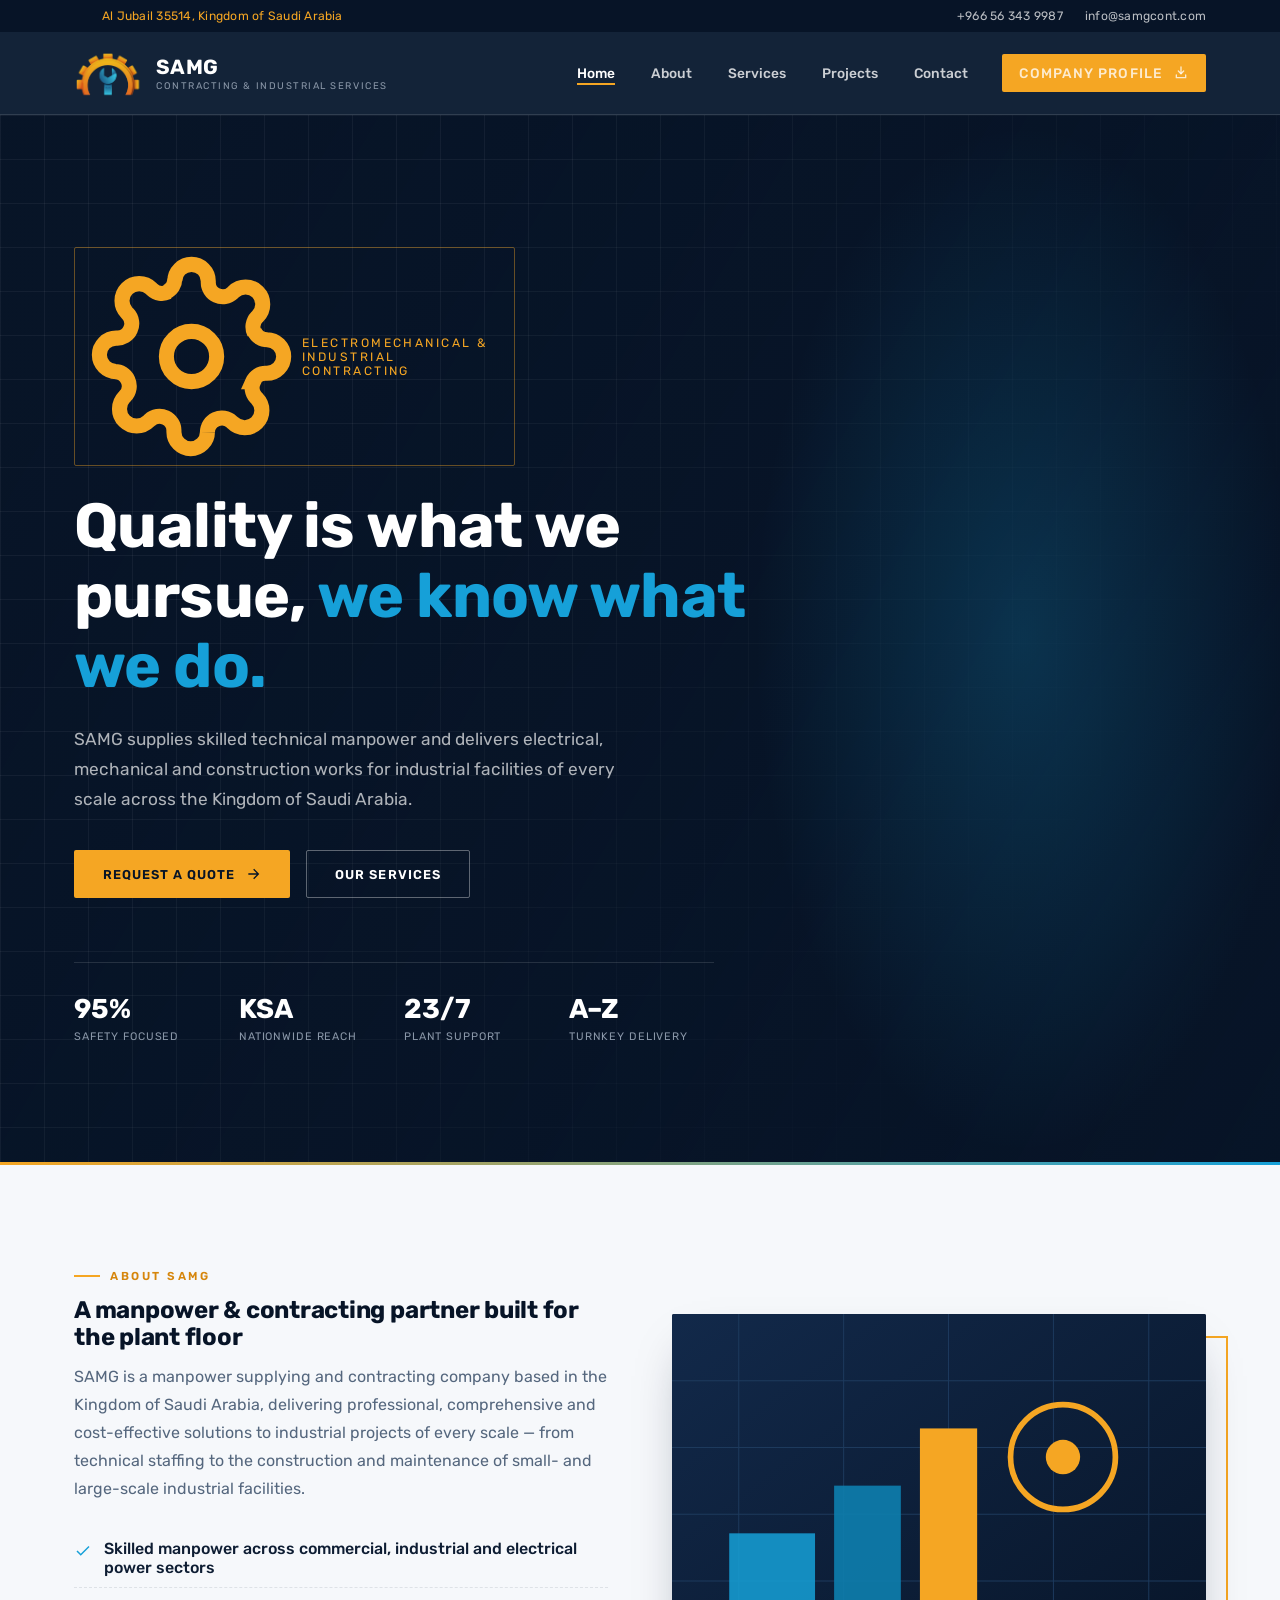
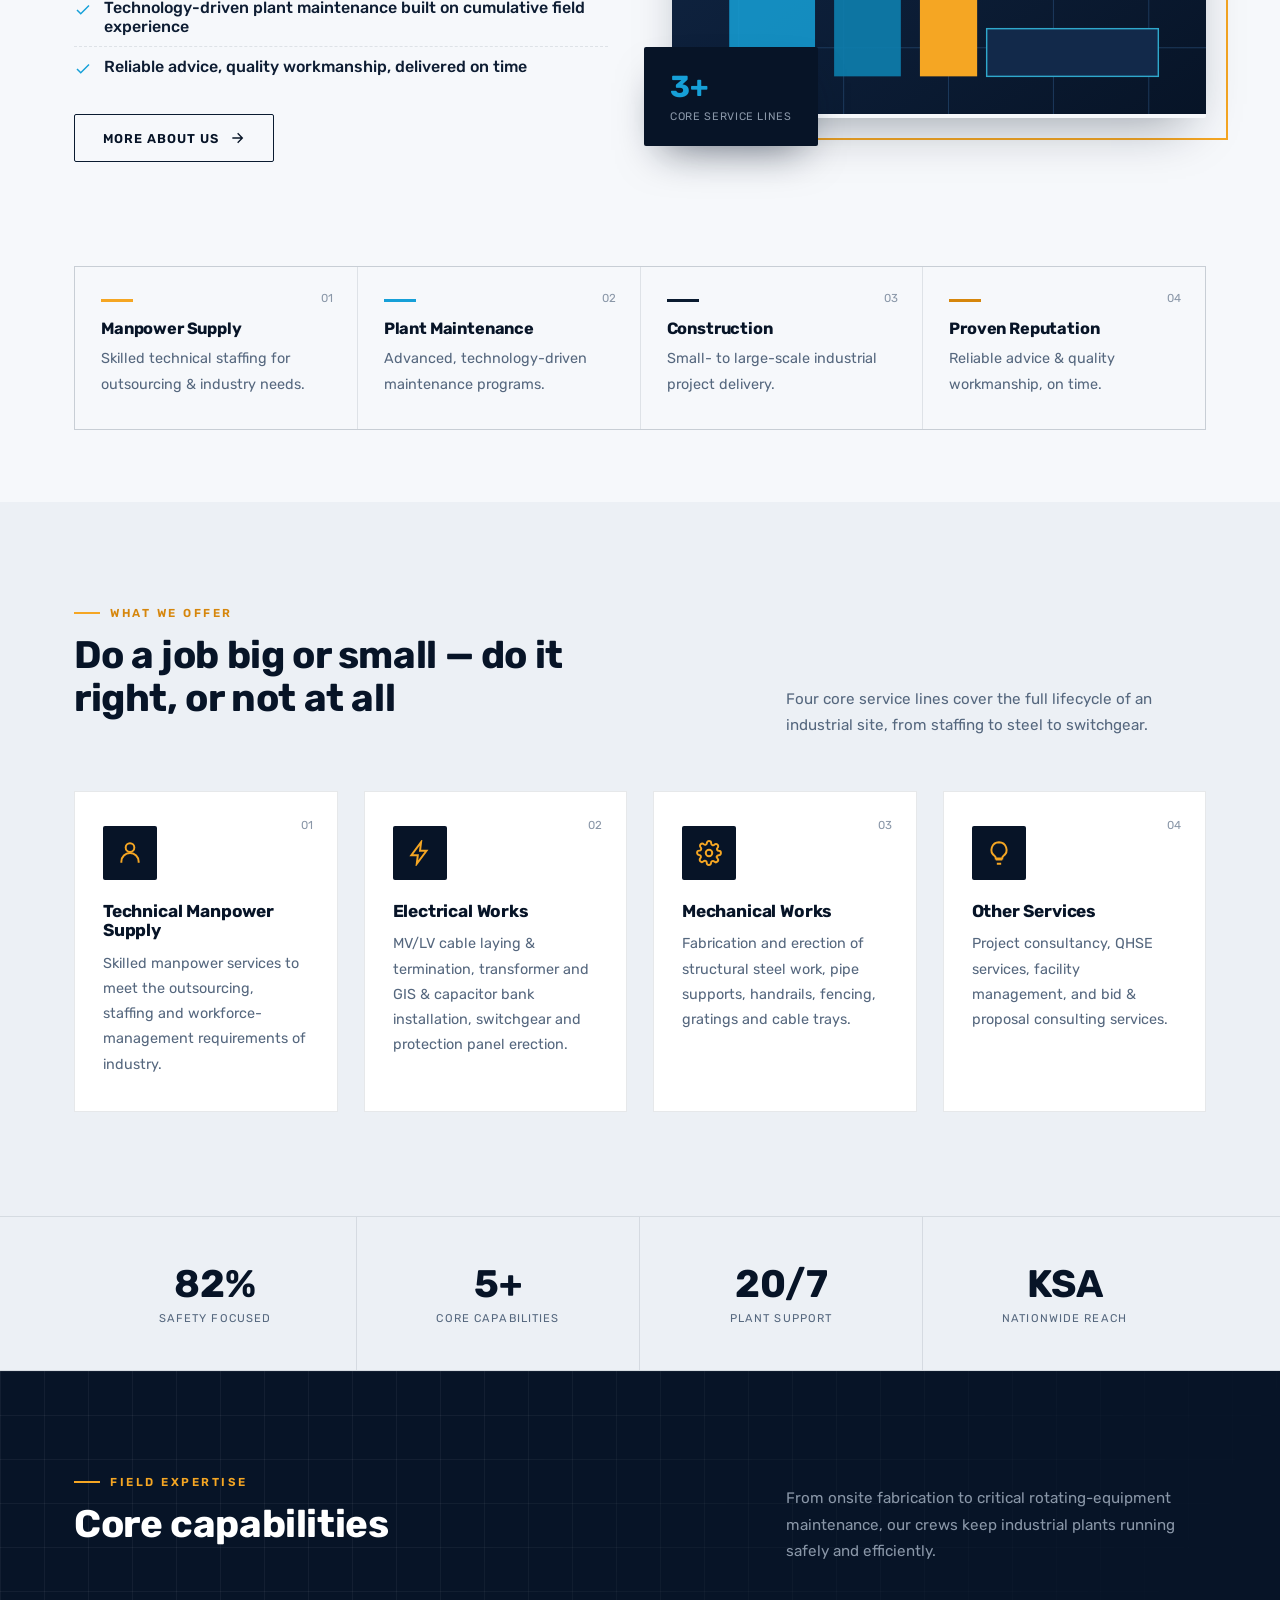
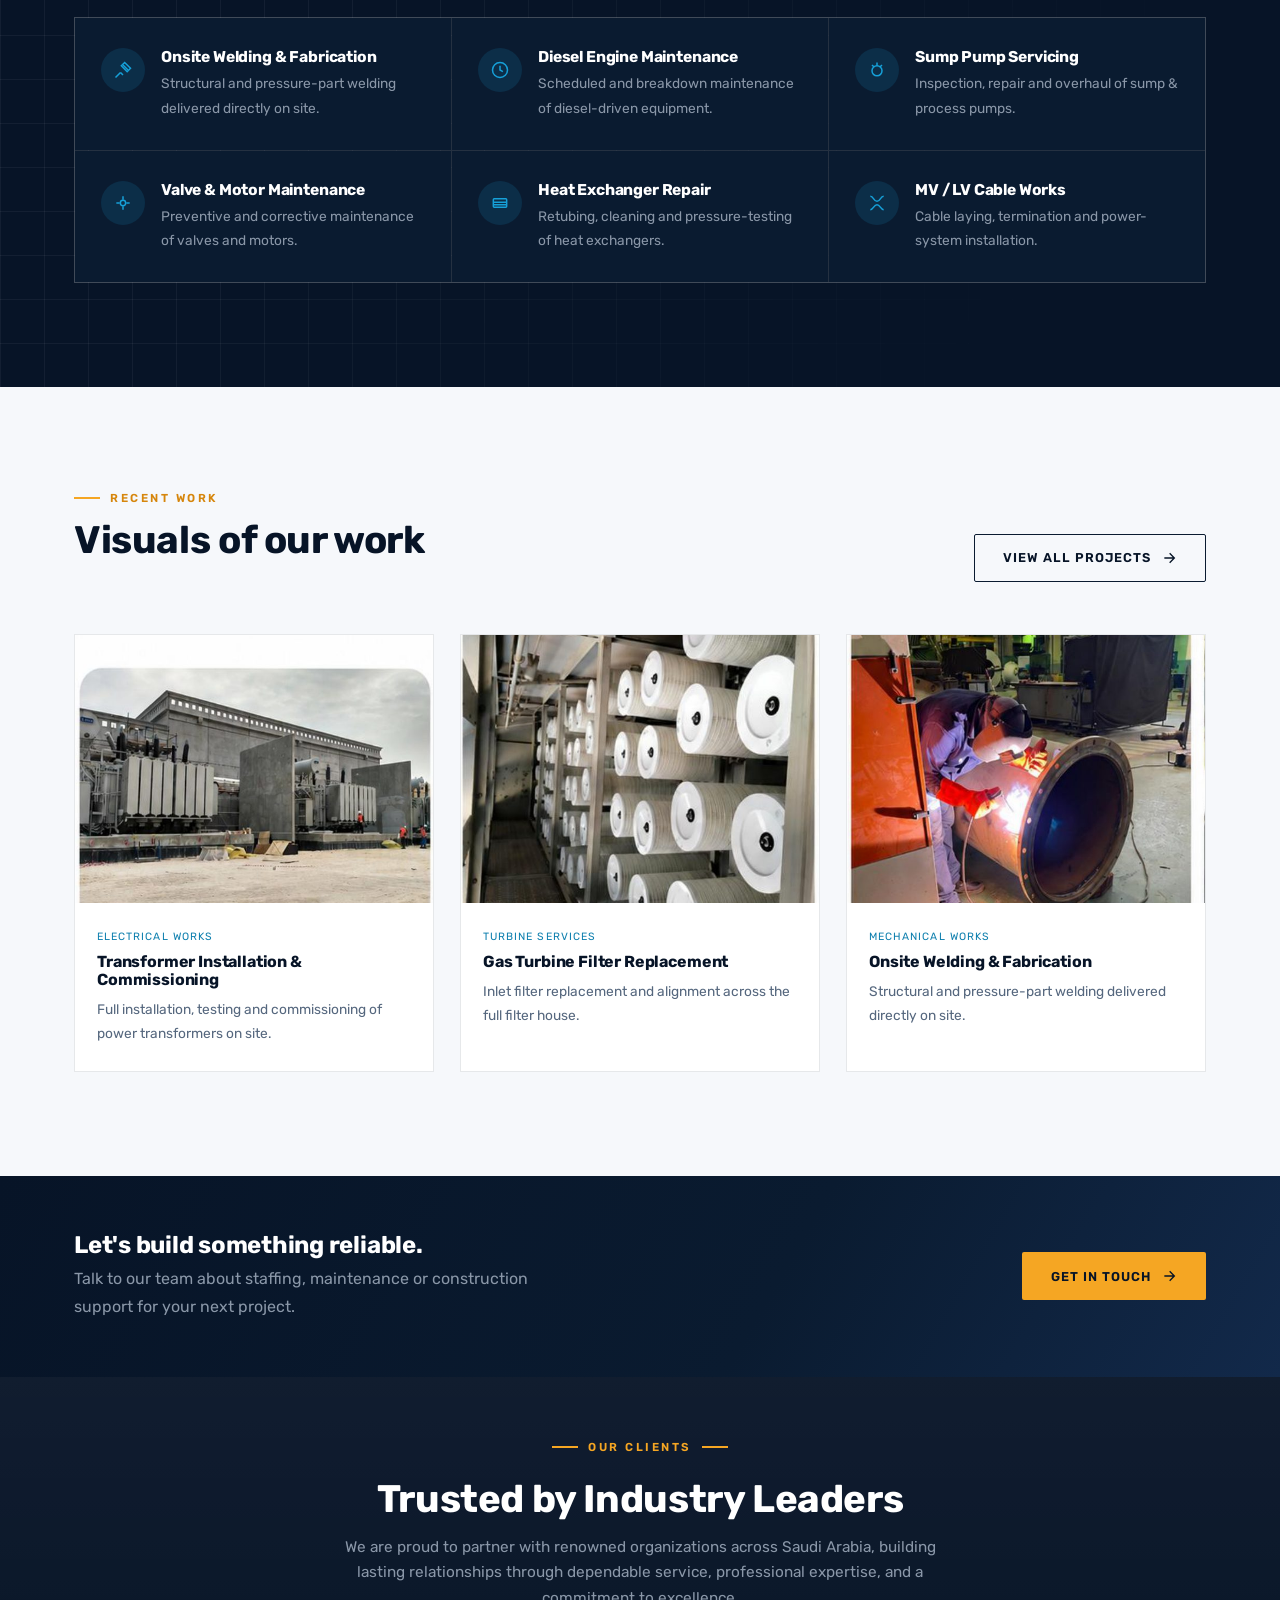
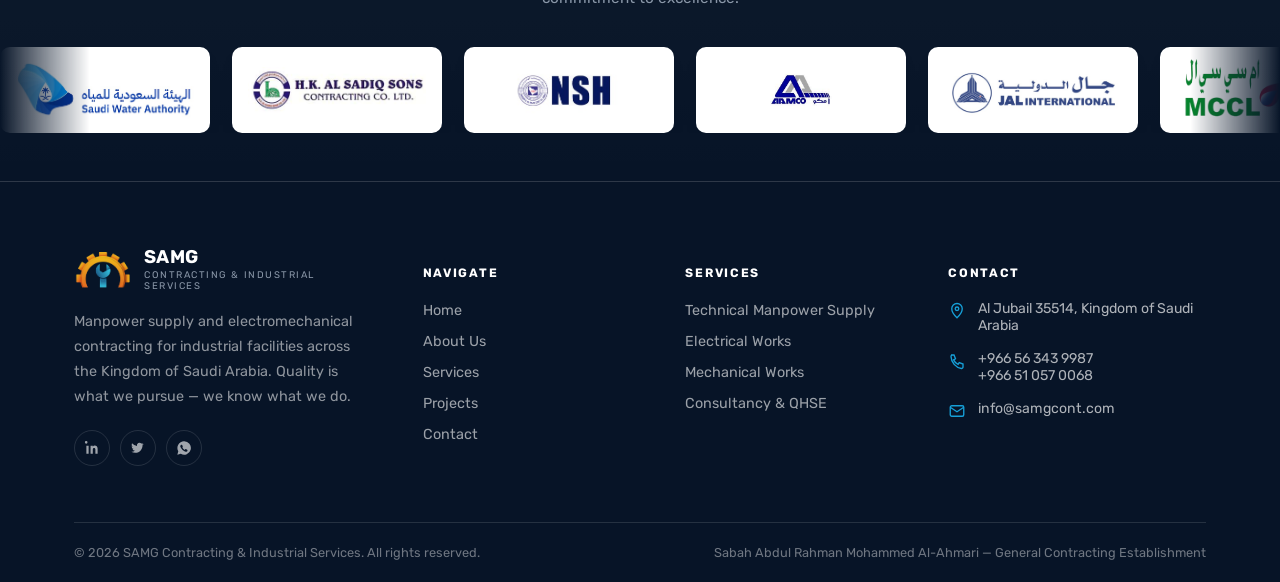
<file: index.html>
<!doctype html>
<html lang="en">

<head>
  <meta charset="UTF-8">
  <meta name="viewport" content="width=device-width, initial-scale=1.0">
  <title>SAMG Contracting & Industrial Services | Al Jubail, KSA</title>
  <meta name="description"
    content="SAMG is a manpower supplying and electromechanical contracting company based in Al Jubail, Kingdom of Saudi Arabia.">
  <link rel="icon" href="img/assets/favicon.png" type="image/png">
  <link rel="preconnect" href="https://fonts.googleapis.com">
  <link
    href="https://fonts.googleapis.com/css2?family=Rubik:wght@400;500;600;700&family=JetBrains+Mono:wght@500;600&display=swap"
    rel="stylesheet">
  <link rel="stylesheet" href="css/style.css">
</head>

<body>
  <div class="topbar">
    <div class="container">
      <div class="topbar-links">
        <span><svg viewBox="0 0 24 24" fill="none" stroke="currentColor" stroke-width="1.8">
            <path d="M12 21s7-6.5 7-12a7 7 0 10-14 0c0 5.5 7 12 7 12z" />
            <circle cx="12" cy="9" r="2.4" />
          </svg></span>
        <span style="display:inline-flex;align-items:center;gap:6px;">Al Jubail 35514, Kingdom of Saudi Arabia</span>
      </div>
      <div class="topbar-links">
        <a href="tel:+966563439987">+966 56 343 9987</a>
        <a href="mailto:info@samgcont.com">info@samgcont.com</a>
      </div>
    </div>
  </div>
  <header class="navbar">
    <div class="container">
      <a href="index.html" class="brand">
        <img src="img/assets/logo.png" alt="samg_logo" class="brand-logo">
        <div>
          <div class="brand-word">SAM<span>G</span></div>
          <div class="brand-sub">Contracting &amp; Industrial Services</div>
        </div>
      </a>
      <nav class="nav-links">
        <a href="index.html" class="active">Home</a>
        <a href="about.html">About</a>
        <a href="services.html">Services</a>
        <a href="projects.html">Projects</a>
        <a href="contact.html">Contact</a>

        <a href="img/assets/SAMG_Company_Profile.pdf" class="btn btn-amber nav-cta" download="SAMG_Company_Profile.pdf"
          target="_blank">Company Profile <svg viewBox="0 0 24 24" fill="none" stroke="currentColor" stroke-width="2"
            stroke-linecap="round" stroke-linejoin="round">
            <path d="M12 3v10" />
            <path d="M8 9l4 4 4-4" />
            <path d="M5 15v4h14v-4" />
          </svg></a>

        <!-- <a href="contact.html" class="btn btn-amber nav-cta">Get a Quote <svg viewBox="0 0 24 24" fill="none"
            stroke="currentColor" stroke-width="2">
            <path d="M5 12h14M13 5l7 7-7 7" />
          </svg></a> -->
      </nav>
      <button class="nav-toggle" aria-label="Toggle menu"><span></span><span></span><span></span></button>
    </div>
  </header>

  <section class="hero">
    <div class="hero-grid"></div>
    <div class="hero-glow"></div>
    <div class="container">
      <div class="hero-inner reveal in">
        <div class="hero-tag"><svg viewBox="0 0 24 24" fill="none" stroke="currentColor" stroke-width="1.8">
            <circle cx="12" cy="12" r="3" />
            <path
              d="M19.4 15a1.7 1.7 0 00.3 1.9l.1.1a2 2 0 11-2.9 2.9l-.1-.1a1.7 1.7 0 00-1.9-.3 1.7 1.7 0 00-1 1.6V21a2 2 0 11-4 0v-.1a1.7 1.7 0 00-1-1.6 1.7 1.7 0 00-1.9.3l-.1.1a2 2 0 11-2.9-2.9l.1-.1a1.7 1.7 0 00.3-1.9 1.7 1.7 0 00-1.6-1H3a2 2 0 110-4h.1a1.7 1.7 0 001.6-1 1.7 1.7 0 00-.3-1.9l-.1-.1a2 2 0 112.9-2.9l.1.1a1.7 1.7 0 001.9.3H9a1.7 1.7 0 001-1.6V3a2 2 0 114 0v.1a1.7 1.7 0 001 1.6 1.7 1.7 0 001.9-.3l.1-.1a2 2 0 112.9 2.9l-.1.1a1.7 1.7 0 00-.3 1.9V9a1.7 1.7 0 001.6 1H21a2 2 0 110 4h-.1a1.7 1.7 0 00-1.6 1z" />
          </svg> Electromechanical &amp; Industrial Contracting</div>
        <h1>Quality is what we pursue, <em>we know what we do.</em></h1>
        <p class="lead">SAMG supplies skilled technical manpower and delivers electrical, mechanical and construction
          works for industrial facilities of every scale across the Kingdom of Saudi Arabia.</p>
        <div class="hero-cta">
          <a href="contact.html" class="btn btn-amber">Request a Quote <svg viewBox="0 0 24 24" fill="none"
              stroke="currentColor" stroke-width="2">
              <path d="M5 12h14M13 5l7 7-7 7" />
            </svg></a>
          <a href="services.html" class="btn btn-outline">Our Services</a>
        </div>
        <div class="hero-stats">
          <div class="hero-stat"><b data-count="100" data-suffix="%">0%</b><span>Safety Focused</span></div>
          <div class="hero-stat"><b>KSA</b><span>Nationwide Reach</span></div>
          <div class="hero-stat"><b data-count="24" data-suffix="/7">0</b><span>Plant Support</span></div>
          <div class="hero-stat"><b>A&ndash;Z</b><span>Turnkey Delivery</span></div>
        </div>
      </div>
    </div>
  </section>
  <div class="rule"></div>

  <section class="section">
    <div class="container">
      <div class="about-grid">
        <div class="reveal">
          <div class="eyebrow">About SAMG</div>
          <h2>A manpower &amp; contracting partner built for the plant floor</h2>
          <p>SAMG is a manpower supplying and contracting company based in the Kingdom of Saudi Arabia, delivering
            professional, comprehensive and cost-effective solutions to industrial projects of every scale &mdash; from
            technical staffing to the construction and maintenance of small- and large-scale industrial facilities.</p>
          <ul class="check-list">
            <li><svg viewBox="0 0 24 24" fill="none" stroke="currentColor" stroke-width="2">
                <path d="M20 6L9 17l-5-5" />
              </svg>Skilled manpower across commercial, industrial and electrical power sectors</li>
            <li><svg viewBox="0 0 24 24" fill="none" stroke="currentColor" stroke-width="2">
                <path d="M20 6L9 17l-5-5" />
              </svg>Technology-driven plant maintenance built on cumulative field experience</li>
            <li><svg viewBox="0 0 24 24" fill="none" stroke="currentColor" stroke-width="2">
                <path d="M20 6L9 17l-5-5" />
              </svg>Reliable advice, quality workmanship, delivered on time</li>
          </ul>
          <a href="about.html" class="btn btn-outline-dark">More About Us <svg viewBox="0 0 24 24" fill="none"
              stroke="currentColor" stroke-width="2">
              <path d="M5 12h14M13 5l7 7-7 7" />
            </svg></a>
        </div>
        <div class="about-media reveal">
          <div class="about-frame"></div>
          <div class="about-photo">
            <svg viewBox="0 0 560 420" xmlns="http://www.w3.org/2000/svg" role="img"
              aria-label="Industrial site illustration">
              <rect width="560" height="420" fill="#0A1B30" />
              <rect width="560" height="420" fill="url(#g1)" />
              <defs>
                <linearGradient id="g1" x1="0" y1="0" x2="1" y2="1">
                  <stop offset="0" stop-color="#12294A" />
                  <stop offset="1" stop-color="#071427" />
                </linearGradient>
              </defs>
              <g stroke="#1E3B5F" stroke-width="1">
                <line x1="0" y1="70" x2="560" y2="70" />
                <line x1="0" y1="140" x2="560" y2="140" />
                <line x1="0" y1="210" x2="560" y2="210" />
                <line x1="0" y1="280" x2="560" y2="280" />
                <line x1="0" y1="350" x2="560" y2="350" />
                <line x1="70" y1="0" x2="70" y2="420" />
                <line x1="180" y1="0" x2="180" y2="420" />
                <line x1="290" y1="0" x2="290" y2="420" />
                <line x1="400" y1="0" x2="400" y2="420" />
                <line x1="500" y1="0" x2="500" y2="420" />
              </g>
              <rect x="60" y="230" width="90" height="150" fill="#16A0D8" opacity=".85" />
              <rect x="170" y="180" width="70" height="200" fill="#0E7FAE" opacity=".9" />
              <rect x="260" y="120" width="60" height="260" fill="#F5A623" />
              <circle cx="410" cy="150" r="55" fill="none" stroke="#F5A623" stroke-width="6" />
              <circle cx="410" cy="150" r="18" fill="#F5A623" />
              <rect x="330" y="330" width="180" height="50" fill="#12294A" stroke="#2FA8CC" stroke-width="1.5" />
            </svg>
          </div>
          <div class="badge-float">
            <b>3+</b>
            <span>Core Service Lines</span>
          </div>
        </div>
      </div>
    </div>
  </section>

  <section class="section-tight" style="padding-top:0;">
    <div class="container">
      <div class="pillars reveal">
        <div class="pillar"><span class="num">01</span>
          <div class="pillar-bar"></div>
          <h4>Manpower Supply</h4>
          <p>Skilled technical staffing for outsourcing &amp; industry needs.</p>
        </div>
        <div class="pillar"><span class="num">02</span>
          <div class="pillar-bar"></div>
          <h4>Plant Maintenance</h4>
          <p>Advanced, technology-driven maintenance programs.</p>
        </div>
        <div class="pillar"><span class="num">03</span>
          <div class="pillar-bar"></div>
          <h4>Construction</h4>
          <p>Small- to large-scale industrial project delivery.</p>
        </div>
        <div class="pillar"><span class="num">04</span>
          <div class="pillar-bar"></div>
          <h4>Proven Reputation</h4>
          <p>Reliable advice &amp; quality workmanship, on time.</p>
        </div>
      </div>
    </div>
  </section>

  <section class="section" style="background:var(--paper-2);">
    <div class="container">
      <div class="head-row reveal">
        <div>
          <div class="eyebrow">What We Offer</div>
          <h2>Do a job big or small &mdash; do it right, or not at all</h2>
        </div>
        <p>Four core service lines cover the full lifecycle of an industrial site, from staffing to steel to switchgear.
        </p>
      </div>
      <div class="services-grid">
        <div class="service-card reveal" id="manpower"><span class="service-idx">01</span>
          <div class="service-icon"><svg viewBox="0 0 24 24" fill="none" stroke="currentColor" stroke-width="1.8">
              <circle cx="12" cy="7" r="4" />
              <path d="M4 21v-1a8 8 0 0116 0v1" />
            </svg></div>
          <h3>Technical Manpower Supply</h3>
          <p>Skilled manpower services to meet the outsourcing, staffing and workforce-management requirements of
            industry.</p>
        </div>
        <div class="service-card reveal" id="electrical"><span class="service-idx">02</span>
          <div class="service-icon"><svg viewBox="0 0 24 24" fill="none" stroke="currentColor" stroke-width="1.8">
              <path d="M13 2L4 14h6l-1 8 9-12h-6z" />
            </svg></div>
          <h3>Electrical Works</h3>
          <p>MV/LV cable laying &amp; termination, transformer and GIS &amp; capacitor bank installation, switchgear and
            protection panel erection.</p>
        </div>
        <div class="service-card reveal" id="mechanical"><span class="service-idx">03</span>
          <div class="service-icon"><svg viewBox="0 0 24 24" fill="none" stroke="currentColor" stroke-width="1.8">
              <circle cx="12" cy="12" r="3" />
              <path
                d="M19.4 15a1.7 1.7 0 00.3 1.9l.1.1a2 2 0 11-2.9 2.9l-.1-.1a1.7 1.7 0 00-1.9-.3 1.7 1.7 0 00-1 1.6V21a2 2 0 11-4 0v-.1a1.7 1.7 0 00-1-1.6 1.7 1.7 0 00-1.9.3l-.1.1a2 2 0 11-2.9-2.9l.1-.1a1.7 1.7 0 00.3-1.9 1.7 1.7 0 00-1.6-1H3a2 2 0 110-4h.1a1.7 1.7 0 001.6-1 1.7 1.7 0 00-.3-1.9l-.1-.1a2 2 0 112.9-2.9l.1.1a1.7 1.7 0 001.9.3H9a1.7 1.7 0 001-1.6V3a2 2 0 114 0v.1a1.7 1.7 0 001 1.6 1.7 1.7 0 001.9-.3l.1-.1a2 2 0 112.9 2.9l-.1.1a1.7 1.7 0 00-.3 1.9V9a1.7 1.7 0 001.6 1H21a2 2 0 110 4h-.1a1.7 1.7 0 00-1.6 1z" />
            </svg></div>
          <h3>Mechanical Works</h3>
          <p>Fabrication and erection of structural steel work, pipe supports, handrails, fencing, gratings and cable
            trays.</p>
        </div>
        <div class="service-card reveal" id="other"><span class="service-idx">04</span>
          <div class="service-icon"><svg viewBox="0 0 24 24" fill="none" stroke="currentColor" stroke-width="1.8">
              <path d="M9 18h6M10 22h4M12 2a7 7 0 00-4 12.7c.6.5 1 1.3 1 2.1v.2h6v-.2c0-.8.4-1.6 1-2.1A7 7 0 0012 2z" />
            </svg></div>
          <h3>Other Services</h3>
          <p>Project consultancy, QHSE services, facility management, and bid &amp; proposal consulting services.</p>
        </div>
      </div>
    </div>
  </section>

  <section class="stats-strip">
    <div class="container">
      <div class="stats-row">
        <div class="stat reveal"><b data-count="100" data-suffix="%">0%</b><span>Safety Focused</span></div>
        <div class="stat reveal"><b data-count="6" data-suffix="+">0+</b><span>Core Capabilities</span></div>
        <div class="stat reveal"><b data-count="24" data-suffix="/7">0</b><span>Plant Support</span></div>
        <div class="stat reveal"><b>KSA</b><span>Nationwide Reach</span></div>
      </div>
    </div>
  </section>

  <section class="capabilities section">
    <div class="hero-grid"></div>
    <div class="container" style="position:relative;z-index:2;">
      <div class="head-row reveal">
        <div>
          <div class="eyebrow on-dark">Field Expertise</div>
          <h2 style="color:#fff;">Core capabilities</h2>
        </div>
        <p style="color:var(--slate-light);">From onsite fabrication to critical rotating-equipment maintenance, our
          crews keep industrial plants running safely and efficiently.</p>
      </div>
      <div class="cap-grid reveal">
        <div class="cap-item">
          <div class="cap-icon"><svg viewBox="0 0 24 24" fill="none" stroke="currentColor" stroke-width="1.8">
              <path d="M3 21l6-6M14 3l7 7-4 4-7-7z" />
              <path d="M9 15l3 3M12 6l6 6" />
            </svg></div>
          <div>
            <h4>Onsite Welding &amp; Fabrication</h4>
            <p>Structural and pressure-part welding delivered directly on site.</p>
          </div>
        </div>
        <div class="cap-item">
          <div class="cap-icon"><svg viewBox="0 0 24 24" fill="none" stroke="currentColor" stroke-width="1.8">
              <circle cx="12" cy="12" r="9" />
              <path d="M12 7v5l3.5 2" />
            </svg></div>
          <div>
            <h4>Diesel Engine Maintenance</h4>
            <p>Scheduled and breakdown maintenance of diesel-driven equipment.</p>
          </div>
        </div>
        <div class="cap-item">
          <div class="cap-icon"><svg viewBox="0 0 24 24" fill="none" stroke="currentColor" stroke-width="1.8">
              <circle cx="12" cy="13" r="6" />
              <path d="M12 3v4M6 6l2.5 2.5M18 6l-2.5 2.5" />
            </svg></div>
          <div>
            <h4>Sump Pump Servicing</h4>
            <p>Inspection, repair and overhaul of sump &amp; process pumps.</p>
          </div>
        </div>
        <div class="cap-item">
          <div class="cap-icon"><svg viewBox="0 0 24 24" fill="none" stroke="currentColor" stroke-width="1.8">
              <circle cx="12" cy="12" r="3.2" />
              <path d="M4 12h4M16 12h4M12 4v4M12 16v4" />
            </svg></div>
          <div>
            <h4>Valve &amp; Motor Maintenance</h4>
            <p>Preventive and corrective maintenance of valves and motors.</p>
          </div>
        </div>
        <div class="cap-item">
          <div class="cap-icon"><svg viewBox="0 0 24 24" fill="none" stroke="currentColor" stroke-width="1.8">
              <rect x="4" y="7" width="16" height="10" rx="1" />
              <path d="M4 11h16M4 14h16" />
            </svg></div>
          <div>
            <h4>Heat Exchanger Repair</h4>
            <p>Retubing, cleaning and pressure-testing of heat exchangers.</p>
          </div>
        </div>
        <div class="cap-item">
          <div class="cap-icon"><svg viewBox="0 0 24 24" fill="none" stroke="currentColor" stroke-width="1.8">
              <path d="M4 4c4 0 4 6 8 6s4-6 8-6M4 20c4 0 4-6 8-6s4 6 8 6" />
            </svg></div>
          <div>
            <h4>MV / LV Cable Works</h4>
            <p>Cable laying, termination and power-system installation.</p>
          </div>
        </div>
      </div>
    </div>
  </section>

  <section class="section">
    <div class="container">
      <div class="head-row reveal">
        <div>
          <div class="eyebrow">Recent Work</div>
          <h2>Visuals of our work</h2>
        </div>
        <a href="projects.html" class="btn btn-outline-dark">View All Projects <svg viewBox="0 0 24 24" fill="none"
            stroke="currentColor" stroke-width="2">
            <path d="M5 12h14M13 5l7 7-7 7" />
          </svg></a>
      </div>
      <div class="proj-grid reveal">
        <div class="proj-card">
          <div class="proj-media"><img src="img/projects/work_transformer_install.jpg" alt="Transformer installation"
              loading="lazy"></div>
          <div class="proj-body"><span class="proj-tag">Electrical Works</span>
            <h3>Transformer Installation &amp; Commissioning</h3>
            <p>Full installation, testing and commissioning of power transformers on site.</p>
          </div>
        </div>
        <div class="proj-card">
          <div class="proj-media"><img src="img/projects/work_filter_racks.jpg" alt="Gas turbine filter replacement"
              loading="lazy"></div>
          <div class="proj-body"><span class="proj-tag">Turbine Services</span>
            <h3>Gas Turbine Filter Replacement</h3>
            <p>Inlet filter replacement and alignment across the full filter house.</p>
          </div>
        </div>
        <div class="proj-card">
          <div class="proj-media"><img src="img/projects/work_welding.jpg" alt="Onsite welding" loading="lazy"></div>
          <div class="proj-body"><span class="proj-tag">Mechanical Works</span>
            <h3>Onsite Welding &amp; Fabrication</h3>
            <p>Structural and pressure-part welding delivered directly on site.</p>
          </div>
        </div>
      </div>
    </div>
  </section>

  <section class="cta-banner">
    <div class="container">
      <div class="reveal">
        <h3>Let's build something reliable.</h3>
        <p>Talk to our team about staffing, maintenance or construction support for your next project.</p>
      </div>
      <a href="contact.html" class="btn btn-amber reveal">Get In Touch <svg viewBox="0 0 24 24" fill="none"
          stroke="currentColor" stroke-width="2">
          <path d="M5 12h14M13 5l7 7-7 7" />
        </svg></a>
    </div>
  </section>
  <footer>
    <div class="client-marquee" aria-label="Our clients">
      <div class="container">
        <div class="center-head reveal">
          <div class="eyebrow on-dark">Our Clients</div>
          <h2>Trusted by Industry Leaders</h2>
          <p>We are proud to partner with renowned organizations across Saudi Arabia, building lasting relationships through dependable service, professional expertise, and a commitment to excellence.</p>
        </div>
      </div>
      <div class="client-viewport">
        <div class="client-track">
          <div class="client-row">
            <div class="client-logo"><img src="img/clients/client_logo_1.jpeg" alt="Client logo 1"></div>
            <div class="client-logo"><img src="img/clients/client_logo_2.jpeg" alt="Client logo 2"></div>
            <div class="client-logo"><img src="img/clients/client_logo_3.jpeg" alt="Client logo 3"></div>
            <div class="client-logo"><img src="img/clients/client_logo_4.jpeg" alt="Client logo 4"></div>
            <div class="client-logo"><img src="img/clients/client_logo_5.jpeg" alt="Client logo 5"></div>
            <div class="client-logo"><img src="img/clients/client_logo_6.png" alt="Client logo 6"></div>
            <div class="client-logo"><img src="img/clients/client_logo_7.png" alt="Client logo 7"></div>
            <div class="client-logo"><img src="img/clients/client_logo_8.jpeg" alt="Client logo 8"></div>
            <div class="client-logo"><img src="img/clients/client_logo_9.png" alt="Client logo 9"></div>
          </div>
          <div class="client-row" aria-hidden="true">
            <div class="client-logo"><img src="img/clients/client_logo_1.jpeg" alt=""></div>
            <div class="client-logo"><img src="img/clients/client_logo_2.jpeg" alt=""></div>
            <div class="client-logo"><img src="img/clients/client_logo_3.jpeg" alt=""></div>
            <div class="client-logo"><img src="img/clients/client_logo_4.jpeg" alt=""></div>
            <div class="client-logo"><img src="img/clients/client_logo_5.jpeg" alt=""></div>
            <div class="client-logo"><img src="img/clients/client_logo_6.png" alt=""></div>
            <div class="client-logo"><img src="img/clients/client_logo_7.png" alt=""></div>
            <div class="client-logo"><img src="img/clients/client_logo_8.jpeg" alt=""></div>
            <div class="client-logo"><img src="img/clients/client_logo_9.png" alt=""></div>
          </div>
        </div>
      </div>
    </div>
    <div class="container">
      <div class="footer-grid">
        <div class="footer-about">
          <div class="footer-brand">
            <img src="img/assets/logo.png" alt="samg_logo" class="footer-brand-logo">
            <div>
              <div class="brand-word">SAM<span>G</span></div>
              <div class="brand-sub">Contracting &amp; Industrial Services</div>
            </div>
          </div>
          <p>Manpower supply and electromechanical contracting for industrial facilities across the Kingdom of Saudi
            Arabia. Quality is what we pursue — we know what we do.</p>
          <div class="social-row">
            <a href="#" aria-label="LinkedIn"><svg viewBox="0 0 24 24" fill="currentColor">
                <path
                  d="M6.94 8.5H3.56V20.5H6.94V8.5ZM5.25 3.5A1.97 1.97 0 103.28 5.47 1.96 1.96 0 005.25 3.5ZM20.44 20.5H17.06V14.4C17.06 12.8 16.4 12 15.2 12A1.9 1.9 0 0013.2 13.9V20.5H9.83V8.5H13.2V10.1A3.72 3.72 0 0116.2 8.3C18.44 8.3 20.44 9.7 20.44 13V20.5Z" />
              </svg></a>
            <a href="#" aria-label="Twitter"><svg viewBox="0 0 24 24" fill="currentColor">
                <path
                  d="M20 5.9c-.7.3-1.4.5-2.2.6a3.8 3.8 0 001.7-2.1c-.8.4-1.6.8-2.5 1a3.8 3.8 0 00-6.5 3.5A10.8 10.8 0 013 4.9a3.8 3.8 0 001.2 5.1c-.6 0-1.2-.2-1.7-.5v.1a3.8 3.8 0 003 3.8 3.8 3.8 0 01-1.7.1 3.8 3.8 0 003.6 2.7A7.7 7.7 0 012 17.6a10.8 10.8 0 005.9 1.7c7 0 10.9-5.9 10.9-11v-.5c.8-.5 1.4-1.2 1.9-2z" />
              </svg></a>
            <a href="https://wa.me/966563439987" aria-label="WhatsApp" target="_blank"><svg viewBox="0 0 24 24"
                fill="currentColor">
                <path
                  d="M12 2a10 10 0 00-8.6 15L2 22l5.2-1.4A10 10 0 1012 2zm5.7 14.3c-.2.6-1.3 1.2-1.8 1.2-.5.1-1 .1-3.3-.7a11.6 11.6 0 01-4.8-4.3c-1-1.3-1.4-2.4-1.4-3 0-.7.5-1.6 1-2a1.1 1.1 0 01.8-.4h.5c.2 0 .4 0 .6.5l.8 2c.1.2.1.4 0 .6l-.4.6c-.1.2-.2.3-.1.5.5 1 1.2 1.8 2 2.4.8.6 1.2.8 1.4.9.2.1.4.1.5-.1l.7-.9c.2-.2.4-.2.6-.1l1.8 1c.2.1.4.2.4.4.1.2.1.8-.1 1.4z" />
              </svg></a>
          </div>
        </div>
        <div>
          <h5>Navigate</h5>
          <ul class="footer-links">
            <li><a href="index.html">Home</a></li>
            <li><a href="about.html">About Us</a></li>
            <li><a href="services.html">Services</a></li>
            <li><a href="projects.html">Projects</a></li>
            <li><a href="contact.html">Contact</a></li>
          </ul>
        </div>
        <div>
          <h5>Services</h5>
          <ul class="footer-links">
            <li><a href="services.html#manpower">Technical Manpower Supply</a></li>
            <li><a href="services.html#electrical">Electrical Works</a></li>
            <li><a href="services.html#mechanical">Mechanical Works</a></li>
            <li><a href="services.html#other">Consultancy &amp; QHSE</a></li>
          </ul>
        </div>
        <div>
          <h5>Contact</h5>
          <ul class="footer-contact">
            <li><svg viewBox="0 0 24 24" fill="none" stroke="currentColor" stroke-width="1.8">
                <path d="M12 21s7-6.5 7-12a7 7 0 10-14 0c0 5.5 7 12 7 12z" />
                <circle cx="12" cy="9" r="2.4" />
              </svg><span>Al Jubail 35514, Kingdom of Saudi Arabia</span></li>
            <li><svg viewBox="0 0 24 24" fill="none" stroke="currentColor" stroke-width="1.8">
                <path d="M4 4h4l2 5-2.5 1.5a12 12 0 006 6L15 14l5 2v4a2 2 0 01-2.2 2A17 17 0 014 6.2 2 2 0 016 4z" />
              </svg><span>+966 56 343 9987<br>+966 51 057 0068</span></li>
            <li><svg viewBox="0 0 24 24" fill="none" stroke="currentColor" stroke-width="1.8">
                <rect x="3" y="5" width="18" height="14" rx="2" />
                <path d="M3 7l9 6 9-6" />
              </svg><span>info@samgcont.com</span></li>
          </ul>
        </div>
      </div>
      <div class="footer-bottom">
        <span>&copy; <span id="year"></span> SAMG Contracting &amp; Industrial Services. All rights reserved.</span>
        <span>Sabah Abdul Rahman Mohammed Al-Ahmari — General Contracting Establishment</span>
      </div>
    </div>
  </footer>
  <div class="to-top" aria-label="Back to top"><svg viewBox="0 0 24 24" fill="none" stroke="currentColor"
      stroke-width="2">
      <path d="M12 19V5M5 12l7-7 7 7" />
    </svg></div>
  <script>document.getElementById('year').textContent = new Date().getFullYear();</script>
  <script src="js/main.js"></script>
</body>

</html>
</file>
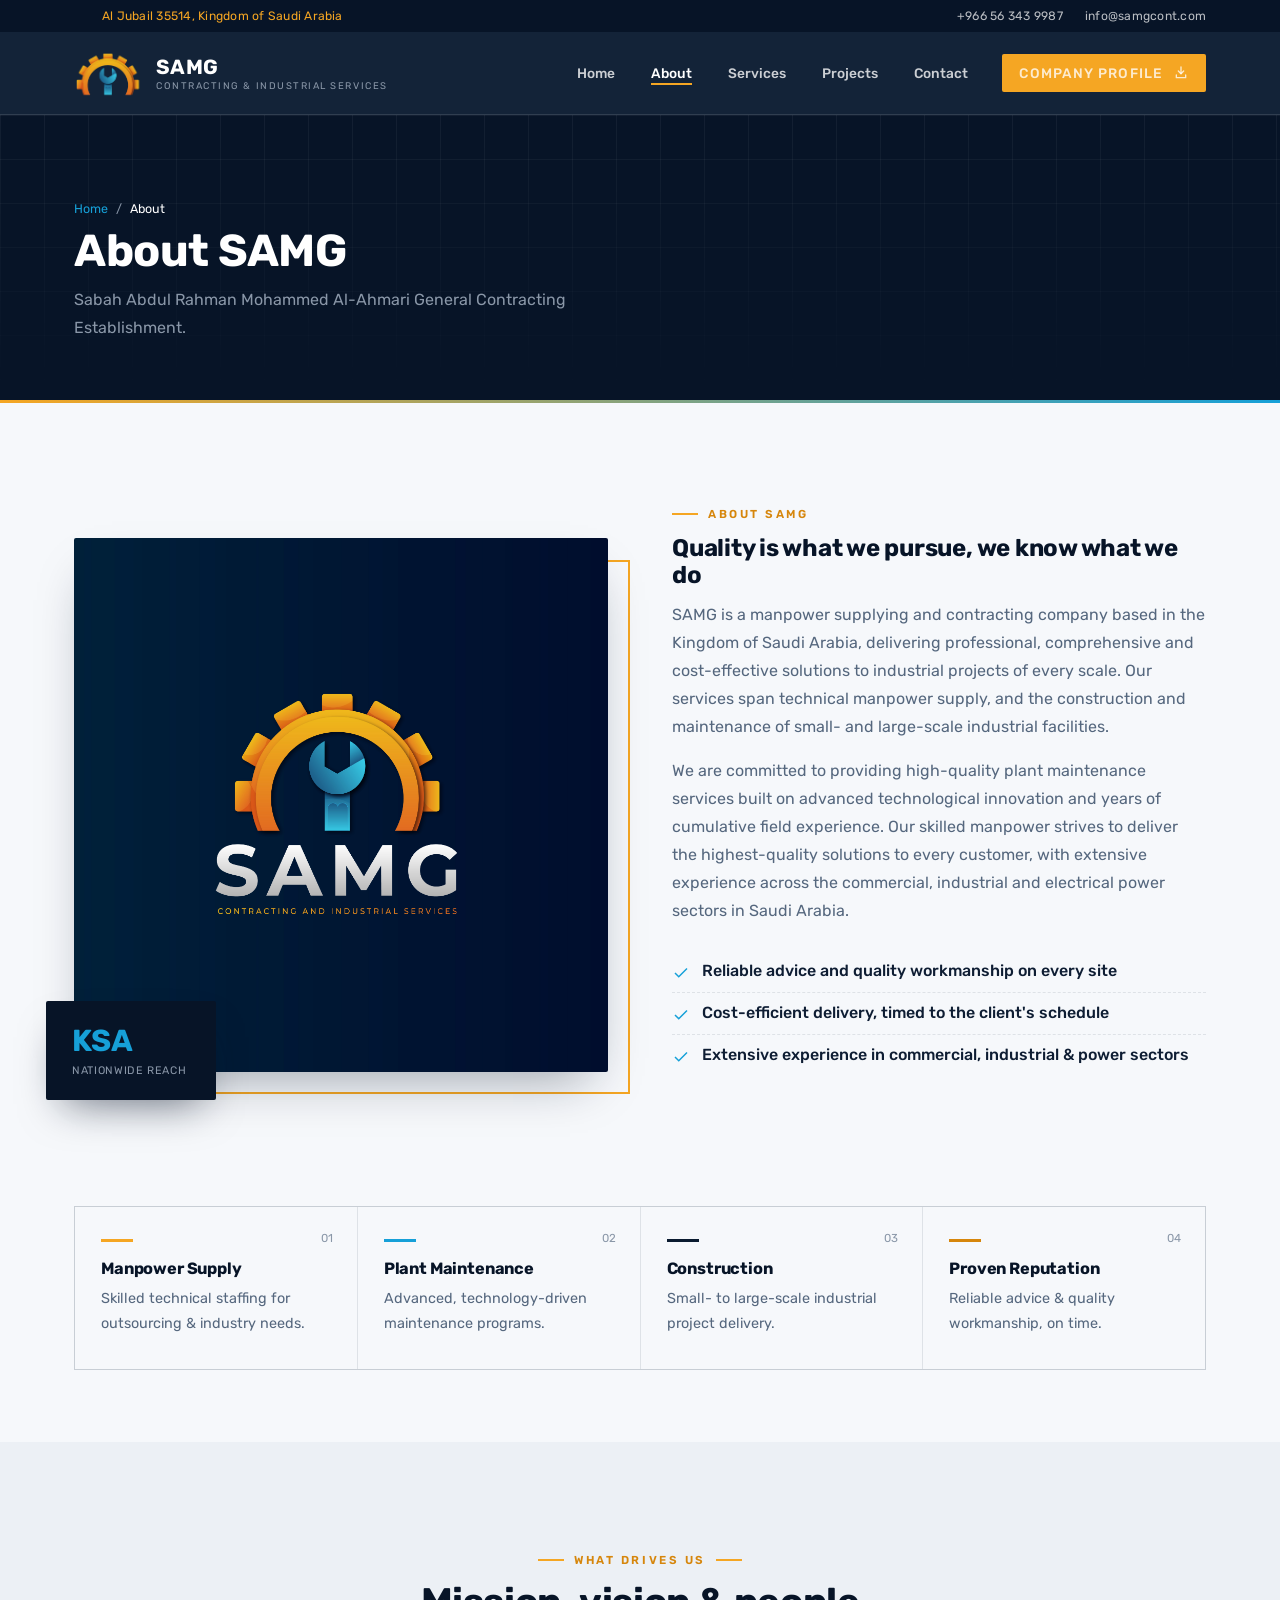
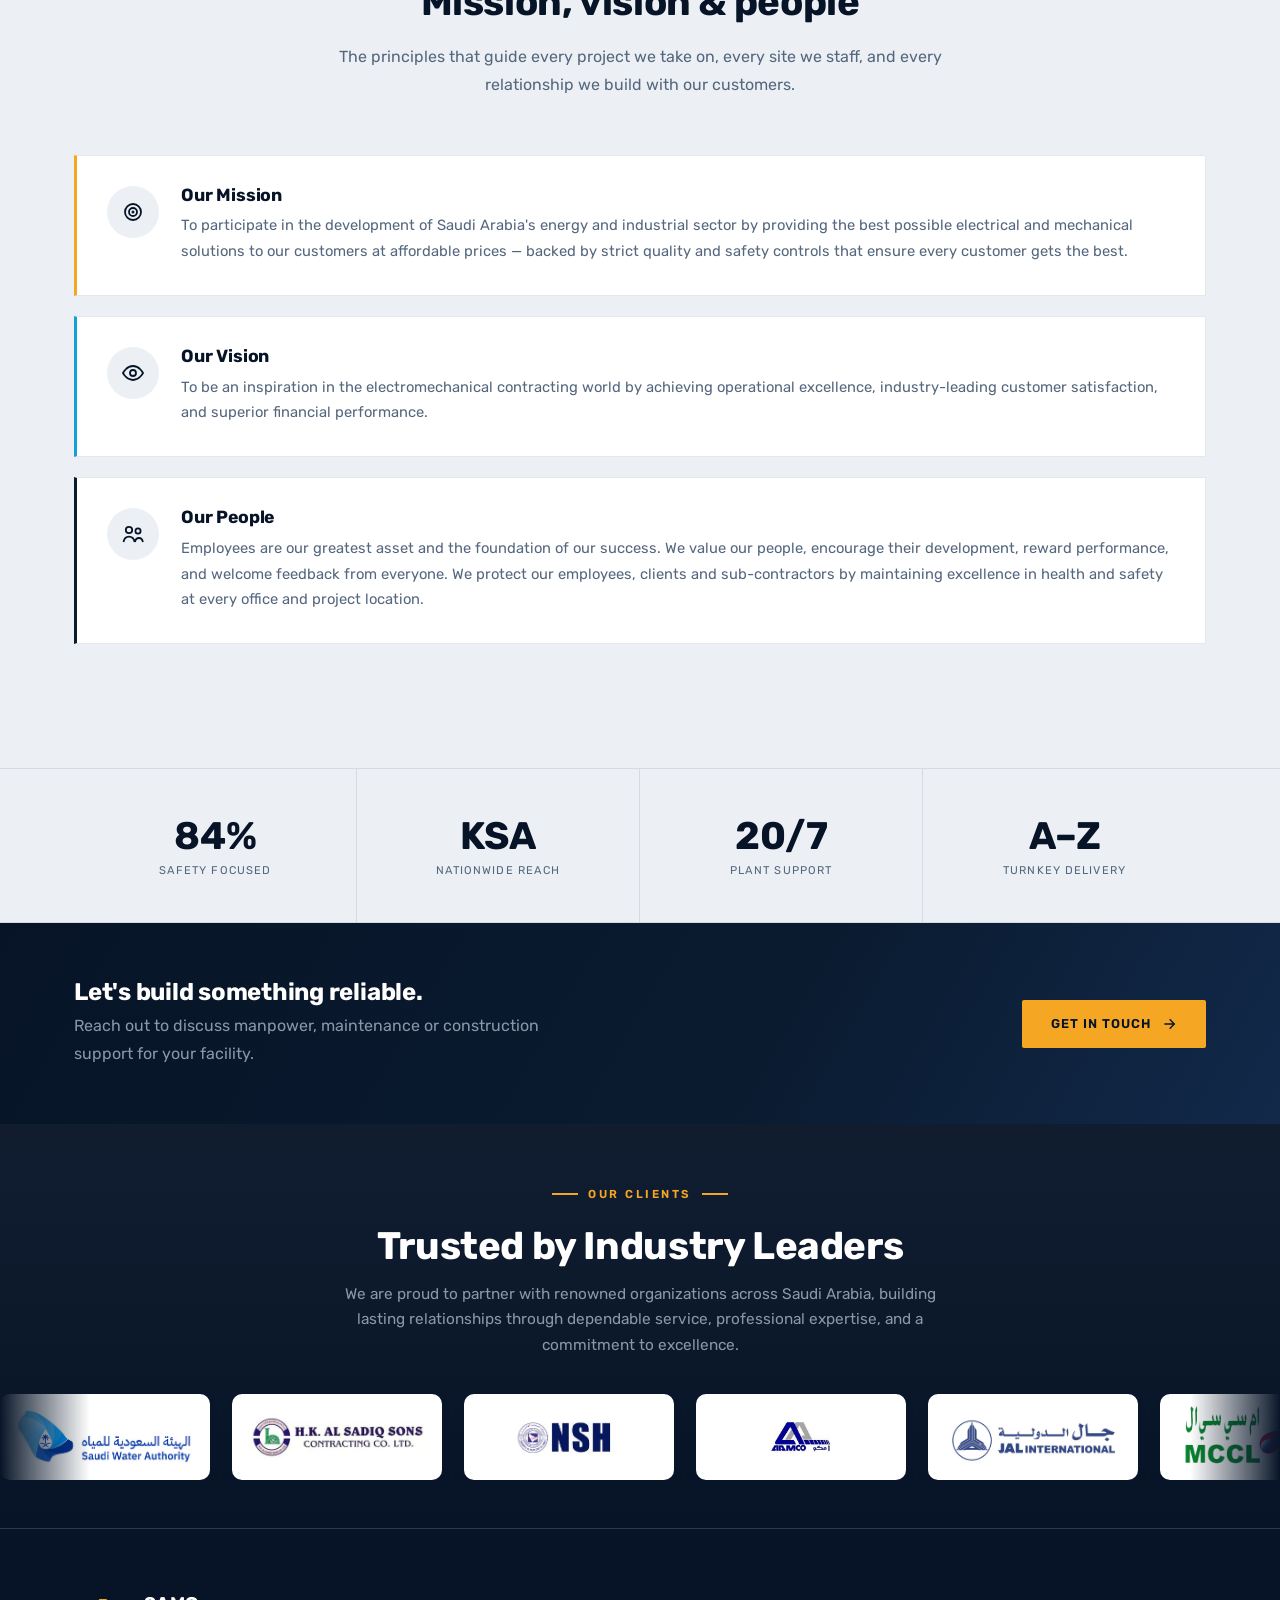
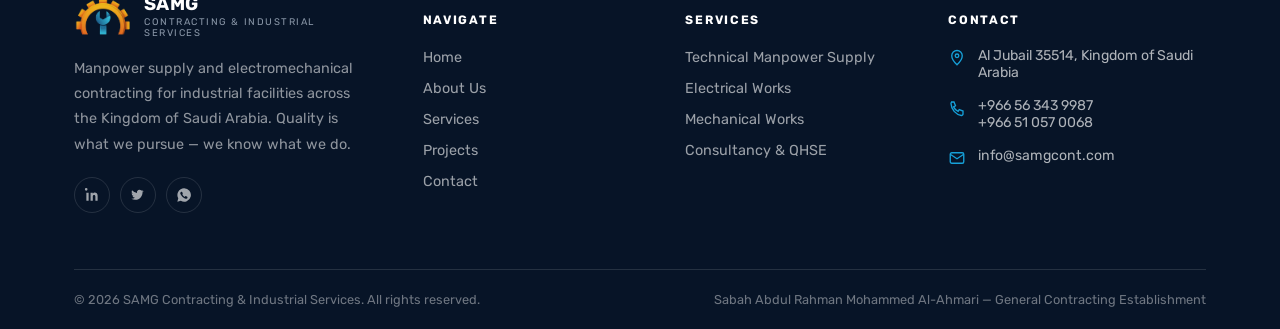
<file: about.html>
<!doctype html>
<html lang="en">

<head>
  <meta charset="UTF-8">
  <meta name="viewport" content="width=device-width, initial-scale=1.0">
  <title>About Us | SAMG Contracting & Industrial Services</title>
  <meta name="description"
    content="Learn about SAMG's mission, vision and people — an electromechanical contracting company based in Al Jubail, Saudi Arabia.">
  <link rel="icon" href="img/assets/favicon.png" type="image/png">
  <link rel="preconnect" href="https://fonts.googleapis.com">
  <link
    href="https://fonts.googleapis.com/css2?family=Rubik:wght@400;500;600;700&family=JetBrains+Mono:wght@500;600&display=swap"
    rel="stylesheet">
  <link rel="stylesheet" href="css/style.css">
</head>

<body>
  <div class="topbar">
    <div class="container">
      <div class="topbar-links">
        <span><svg viewBox="0 0 24 24" fill="none" stroke="currentColor" stroke-width="1.8">
            <path d="M12 21s7-6.5 7-12a7 7 0 10-14 0c0 5.5 7 12 7 12z" />
            <circle cx="12" cy="9" r="2.4" />
          </svg></span>
        <span style="display:inline-flex;align-items:center;gap:6px;">Al Jubail 35514, Kingdom of Saudi Arabia</span>
      </div>
      <div class="topbar-links">
        <a href="tel:+966563439987">+966 56 343 9987</a>
        <a href="mailto:info@samgcont.com">info@samgcont.com</a>
      </div>
    </div>
  </div>
  <header class="navbar">
    <div class="container">
      <a href="index.html" class="brand">
        <img src="img/assets/logo.png" alt="samg_logo" class="brand-logo">
        <div>
          <div class="brand-word">SAM<span>G</span></div>
          <div class="brand-sub">Contracting &amp; Industrial Services</div>
        </div>
      </a>
      <nav class="nav-links">
        <a href="index.html">Home</a>
        <a href="about.html" class="active">About</a>
        <a href="services.html">Services</a>
        <a href="projects.html">Projects</a>
        <a href="contact.html">Contact</a>

        <a href="img/assets/SAMG_Company_Profile.pdf" class="btn btn-amber nav-cta" download="SAMG_Company_Profile.pdf"
          target="_blank">Company Profile <svg viewBox="0 0 24 24" fill="none" stroke="currentColor" stroke-width="2"
            stroke-linecap="round" stroke-linejoin="round">
            <path d="M12 3v10" />
            <path d="M8 9l4 4 4-4" />
            <path d="M5 15v4h14v-4" />
          </svg></a>
      </nav>
      <button class="nav-toggle" aria-label="Toggle menu"><span></span><span></span><span></span></button>
    </div>
  </header>

  <section class="page-head">
    <div class="hero-grid"></div>
    <div class="container page-head-inner">
      <div class="crumb"><a href="index.html">Home</a> <span>/</span> <span style="color:#fff;">About</span></div>
      <h1>About SAMG</h1>
      <p style="color:var(--slate-light);max-width:560px;margin:0;">Sabah Abdul Rahman Mohammed Al-Ahmari General
        Contracting Establishment.</p>
    </div>
  </section>
  <div class="rule"></div>

  <section class="section">
    <div class="container">
      <div class="about-grid">
        <div class="about-media reveal">
          <div class="about-frame"></div>
          <div class="about-photo">
            <img src="img/assets/logo.jpeg" alt="SAMG Team" class="about-samg-img">
          </div>
          <div class="badge-float">
            <b>KSA</b>
            <span>Nationwide Reach</span>
          </div>
        </div>
        <div class="reveal">
          <div class="eyebrow">About SAMG</div>
          <h2>Quality is what we pursue, we know what we do</h2>
          <p>SAMG is a manpower supplying and contracting company based in the Kingdom of Saudi Arabia, delivering
            professional, comprehensive and cost-effective solutions to industrial projects of every scale. Our services
            span technical manpower supply, and the construction and maintenance of small- and large-scale industrial
            facilities.</p>
          <p>We are committed to providing high-quality plant maintenance services built on advanced technological
            innovation and years of cumulative field experience. Our skilled manpower strives to deliver the
            highest-quality solutions to every customer, with extensive experience across the commercial, industrial and
            electrical power sectors in Saudi Arabia.</p>
          <ul class="check-list">
            <li><svg viewBox="0 0 24 24" fill="none" stroke="currentColor" stroke-width="2">
                <path d="M20 6L9 17l-5-5" />
              </svg>Reliable advice and quality workmanship on every site</li>
            <li><svg viewBox="0 0 24 24" fill="none" stroke="currentColor" stroke-width="2">
                <path d="M20 6L9 17l-5-5" />
              </svg>Cost-efficient delivery, timed to the client's schedule</li>
            <li><svg viewBox="0 0 24 24" fill="none" stroke="currentColor" stroke-width="2">
                <path d="M20 6L9 17l-5-5" />
              </svg>Extensive experience in commercial, industrial &amp; power sectors</li>
          </ul>
        </div>
      </div>
    </div>
  </section>

  <section class="section-tight" style="padding-top:0;">
    <div class="container">
      <div class="pillars reveal">
        <div class="pillar"><span class="num">01</span>
          <div class="pillar-bar"></div>
          <h4>Manpower Supply</h4>
          <p>Skilled technical staffing for outsourcing &amp; industry needs.</p>
        </div>
        <div class="pillar"><span class="num">02</span>
          <div class="pillar-bar"></div>
          <h4>Plant Maintenance</h4>
          <p>Advanced, technology-driven maintenance programs.</p>
        </div>
        <div class="pillar"><span class="num">03</span>
          <div class="pillar-bar"></div>
          <h4>Construction</h4>
          <p>Small- to large-scale industrial project delivery.</p>
        </div>
        <div class="pillar"><span class="num">04</span>
          <div class="pillar-bar"></div>
          <h4>Proven Reputation</h4>
          <p>Reliable advice &amp; quality workmanship, on time.</p>
        </div>
      </div>
    </div>
  </section>

  <section class="section" style="background:var(--paper-2);">
    <div class="container">
      <div class="center-head reveal">
        <div class="eyebrow" style="justify-content:center;">What Drives Us</div>
        <h2>Mission, vision &amp; people</h2>
        <p>The principles that guide every project we take on, every site we staff, and every relationship we build with
          our customers.</p>
      </div>
      <div class="reveal">
        <div class="value-card">
          <div class="value-icon"><svg viewBox="0 0 24 24" fill="none" stroke="currentColor" stroke-width="1.8">
              <circle cx="12" cy="12" r="8" />
              <circle cx="12" cy="12" r="4" />
              <circle cx="12" cy="12" r=".6" fill="currentColor" />
            </svg></div>
          <div>
            <h3>Our Mission</h3>
            <p>To participate in the development of Saudi Arabia's energy and industrial sector by providing the best
              possible electrical and mechanical solutions to our customers at affordable prices &mdash; backed by
              strict quality and safety controls that ensure every customer gets the best.</p>
          </div>
        </div>
        <div class="value-card">
          <div class="value-icon"><svg viewBox="0 0 24 24" fill="none" stroke="currentColor" stroke-width="1.8">
              <path d="M2 12s3.5-7 10-7 10 7 10 7-3.5 7-10 7-10-7-10-7z" />
              <circle cx="12" cy="12" r="3" />
            </svg></div>
          <div>
            <h3>Our Vision</h3>
            <p>To be an inspiration in the electromechanical contracting world by achieving operational excellence,
              industry-leading customer satisfaction, and superior financial performance.</p>
          </div>
        </div>
        <div class="value-card">
          <div class="value-icon"><svg viewBox="0 0 24 24" fill="none" stroke="currentColor" stroke-width="1.8">
              <circle cx="8" cy="8" r="3.2" />
              <circle cx="17" cy="9" r="2.6" />
              <path d="M2.5 20c.6-3.4 2.8-5.4 5.5-5.4S13 16.6 13.6 20M14 20c.4-2.6 2-4 4-4s3.4 1.5 3.9 4" />
            </svg></div>
          <div>
            <h3>Our People</h3>
            <p>Employees are our greatest asset and the foundation of our success. We value our people, encourage their
              development, reward performance, and welcome feedback from everyone. We protect our employees, clients and
              sub-contractors by maintaining excellence in health and safety at every office and project location.</p>
          </div>
        </div>
      </div>
    </div>
  </section>

  <section class="stats-strip">
    <div class="container">
      <div class="stats-row">
        <div class="stat reveal"><b data-count="100" data-suffix="%">0%</b><span>Safety Focused</span></div>
        <div class="stat reveal"><b>KSA</b><span>Nationwide Reach</span></div>
        <div class="stat reveal"><b data-count="24" data-suffix="/7">0</b><span>Plant Support</span></div>
        <div class="stat reveal"><b>A&ndash;Z</b><span>Turnkey Delivery</span></div>
      </div>
    </div>
  </section>

  <section class="cta-banner">
    <div class="container">
      <div class="reveal">
        <h3>Let's build something reliable.</h3>
        <p>Reach out to discuss manpower, maintenance or construction support for your facility.</p>
      </div>
      <a href="contact.html" class="btn btn-amber reveal">Get In Touch <svg viewBox="0 0 24 24" fill="none"
          stroke="currentColor" stroke-width="2">
          <path d="M5 12h14M13 5l7 7-7 7" />
        </svg></a>
    </div>
  </section>
  <footer>
    <div class="client-marquee" aria-label="Our clients">
      <div class="container">
        <div class="center-head reveal">
          <div class="eyebrow on-dark">Our Clients</div>
          <h2>Trusted by Industry Leaders</h2>
          <p>We are proud to partner with renowned organizations across Saudi Arabia, building lasting relationships through dependable service, professional expertise, and a commitment to excellence.</p>
        </div>
      </div>
      <div class="client-viewport">
        <div class="client-track">
          <div class="client-row">
            <div class="client-logo"><img src="img/clients/client_logo_1.jpeg" alt="Client logo 1"></div>
            <div class="client-logo"><img src="img/clients/client_logo_2.jpeg" alt="Client logo 2"></div>
            <div class="client-logo"><img src="img/clients/client_logo_3.jpeg" alt="Client logo 3"></div>
            <div class="client-logo"><img src="img/clients/client_logo_4.jpeg" alt="Client logo 4"></div>
            <div class="client-logo"><img src="img/clients/client_logo_5.jpeg" alt="Client logo 5"></div>
            <div class="client-logo"><img src="img/clients/client_logo_6.png" alt="Client logo 6"></div>
            <div class="client-logo"><img src="img/clients/client_logo_7.png" alt="Client logo 7"></div>
            <div class="client-logo"><img src="img/clients/client_logo_8.jpeg" alt="Client logo 8"></div>
            <div class="client-logo"><img src="img/clients/client_logo_9.png" alt="Client logo 9"></div>
          </div>
          <div class="client-row" aria-hidden="true">
            <div class="client-logo"><img src="img/clients/client_logo_1.jpeg" alt=""></div>
            <div class="client-logo"><img src="img/clients/client_logo_2.jpeg" alt=""></div>
            <div class="client-logo"><img src="img/clients/client_logo_3.jpeg" alt=""></div>
            <div class="client-logo"><img src="img/clients/client_logo_4.jpeg" alt=""></div>
            <div class="client-logo"><img src="img/clients/client_logo_5.jpeg" alt=""></div>
            <div class="client-logo"><img src="img/clients/client_logo_6.png" alt=""></div>
            <div class="client-logo"><img src="img/clients/client_logo_7.png" alt=""></div>
            <div class="client-logo"><img src="img/clients/client_logo_8.jpeg" alt=""></div>
            <div class="client-logo"><img src="img/clients/client_logo_9.png" alt=""></div>
          </div>
        </div>
      </div>
    </div>
    <div class="container">
      <div class="footer-grid">
        <div class="footer-about">
          <div class="footer-brand">
            <img src="img/assets/logo.png" alt="samg_logo" class="footer-brand-logo">
            <div>
              <div class="brand-word">SAM<span>G</span></div>
              <div class="brand-sub">Contracting &amp; Industrial Services</div>
            </div>
          </div>
          <p>Manpower supply and electromechanical contracting for industrial facilities across the Kingdom of Saudi
            Arabia. Quality is what we pursue — we know what we do.</p>
          <div class="social-row">
            <a href="#" aria-label="LinkedIn"><svg viewBox="0 0 24 24" fill="currentColor">
                <path
                  d="M6.94 8.5H3.56V20.5H6.94V8.5ZM5.25 3.5A1.97 1.97 0 103.28 5.47 1.96 1.96 0 005.25 3.5ZM20.44 20.5H17.06V14.4C17.06 12.8 16.4 12 15.2 12A1.9 1.9 0 0013.2 13.9V20.5H9.83V8.5H13.2V10.1A3.72 3.72 0 0116.2 8.3C18.44 8.3 20.44 9.7 20.44 13V20.5Z" />
              </svg></a>
            <a href="#" aria-label="Twitter"><svg viewBox="0 0 24 24" fill="currentColor">
                <path
                  d="M20 5.9c-.7.3-1.4.5-2.2.6a3.8 3.8 0 001.7-2.1c-.8.4-1.6.8-2.5 1a3.8 3.8 0 00-6.5 3.5A10.8 10.8 0 013 4.9a3.8 3.8 0 001.2 5.1c-.6 0-1.2-.2-1.7-.5v.1a3.8 3.8 0 003 3.8 3.8 3.8 0 01-1.7.1 3.8 3.8 0 003.6 2.7A7.7 7.7 0 012 17.6a10.8 10.8 0 005.9 1.7c7 0 10.9-5.9 10.9-11v-.5c.8-.5 1.4-1.2 1.9-2z" />
              </svg></a>
            <a href="https://wa.me/966563439987" aria-label="WhatsApp" target="_blank"><svg viewBox="0 0 24 24" fill="currentColor">
                <path
                  d="M12 2a10 10 0 00-8.6 15L2 22l5.2-1.4A10 10 0 1012 2zm5.7 14.3c-.2.6-1.3 1.2-1.8 1.2-.5.1-1 .1-3.3-.7a11.6 11.6 0 01-4.8-4.3c-1-1.3-1.4-2.4-1.4-3 0-.7.5-1.6 1-2a1.1 1.1 0 01.8-.4h.5c.2 0 .4 0 .6.5l.8 2c.1.2.1.4 0 .6l-.4.6c-.1.2-.2.3-.1.5.5 1 1.2 1.8 2 2.4.8.6 1.2.8 1.4.9.2.1.4.1.5-.1l.7-.9c.2-.2.4-.2.6-.1l1.8 1c.2.1.4.2.4.4.1.2.1.8-.1 1.4z" />
              </svg></a>
          </div>
        </div>
        <div>
          <h5>Navigate</h5>
          <ul class="footer-links">
            <li><a href="index.html">Home</a></li>
            <li><a href="about.html">About Us</a></li>
            <li><a href="services.html">Services</a></li>
            <li><a href="projects.html">Projects</a></li>
            <li><a href="contact.html">Contact</a></li>
          </ul>
        </div>
        <div>
          <h5>Services</h5>
          <ul class="footer-links">
            <li><a href="services.html#manpower">Technical Manpower Supply</a></li>
            <li><a href="services.html#electrical">Electrical Works</a></li>
            <li><a href="services.html#mechanical">Mechanical Works</a></li>
            <li><a href="services.html#other">Consultancy &amp; QHSE</a></li>
          </ul>
        </div>
        <div>
          <h5>Contact</h5>
          <ul class="footer-contact">
            <li><svg viewBox="0 0 24 24" fill="none" stroke="currentColor" stroke-width="1.8">
                <path d="M12 21s7-6.5 7-12a7 7 0 10-14 0c0 5.5 7 12 7 12z" />
                <circle cx="12" cy="9" r="2.4" />
              </svg><span>Al Jubail 35514, Kingdom of Saudi Arabia</span></li>
            <li><svg viewBox="0 0 24 24" fill="none" stroke="currentColor" stroke-width="1.8">
                <path d="M4 4h4l2 5-2.5 1.5a12 12 0 006 6L15 14l5 2v4a2 2 0 01-2.2 2A17 17 0 014 6.2 2 2 0 016 4z" />
              </svg><span>+966 56 343 9987<br>+966 51 057 0068</span></li>
            <li><svg viewBox="0 0 24 24" fill="none" stroke="currentColor" stroke-width="1.8">
                <rect x="3" y="5" width="18" height="14" rx="2" />
                <path d="M3 7l9 6 9-6" />
              </svg><span>info@samgcont.com</span></li>
          </ul>
        </div>
      </div>
      <div class="footer-bottom">
        <span>&copy; <span id="year"></span> SAMG Contracting &amp; Industrial Services. All rights reserved.</span>
        <span>Sabah Abdul Rahman Mohammed Al-Ahmari — General Contracting Establishment</span>
      </div>
    </div>
  </footer>
  <div class="to-top" aria-label="Back to top"><svg viewBox="0 0 24 24" fill="none" stroke="currentColor"
      stroke-width="2">
      <path d="M12 19V5M5 12l7-7 7 7" />
    </svg></div>
  <script>document.getElementById('year').textContent = new Date().getFullYear();</script>
  <script src="js/main.js"></script>
</body>

</html>
</file>
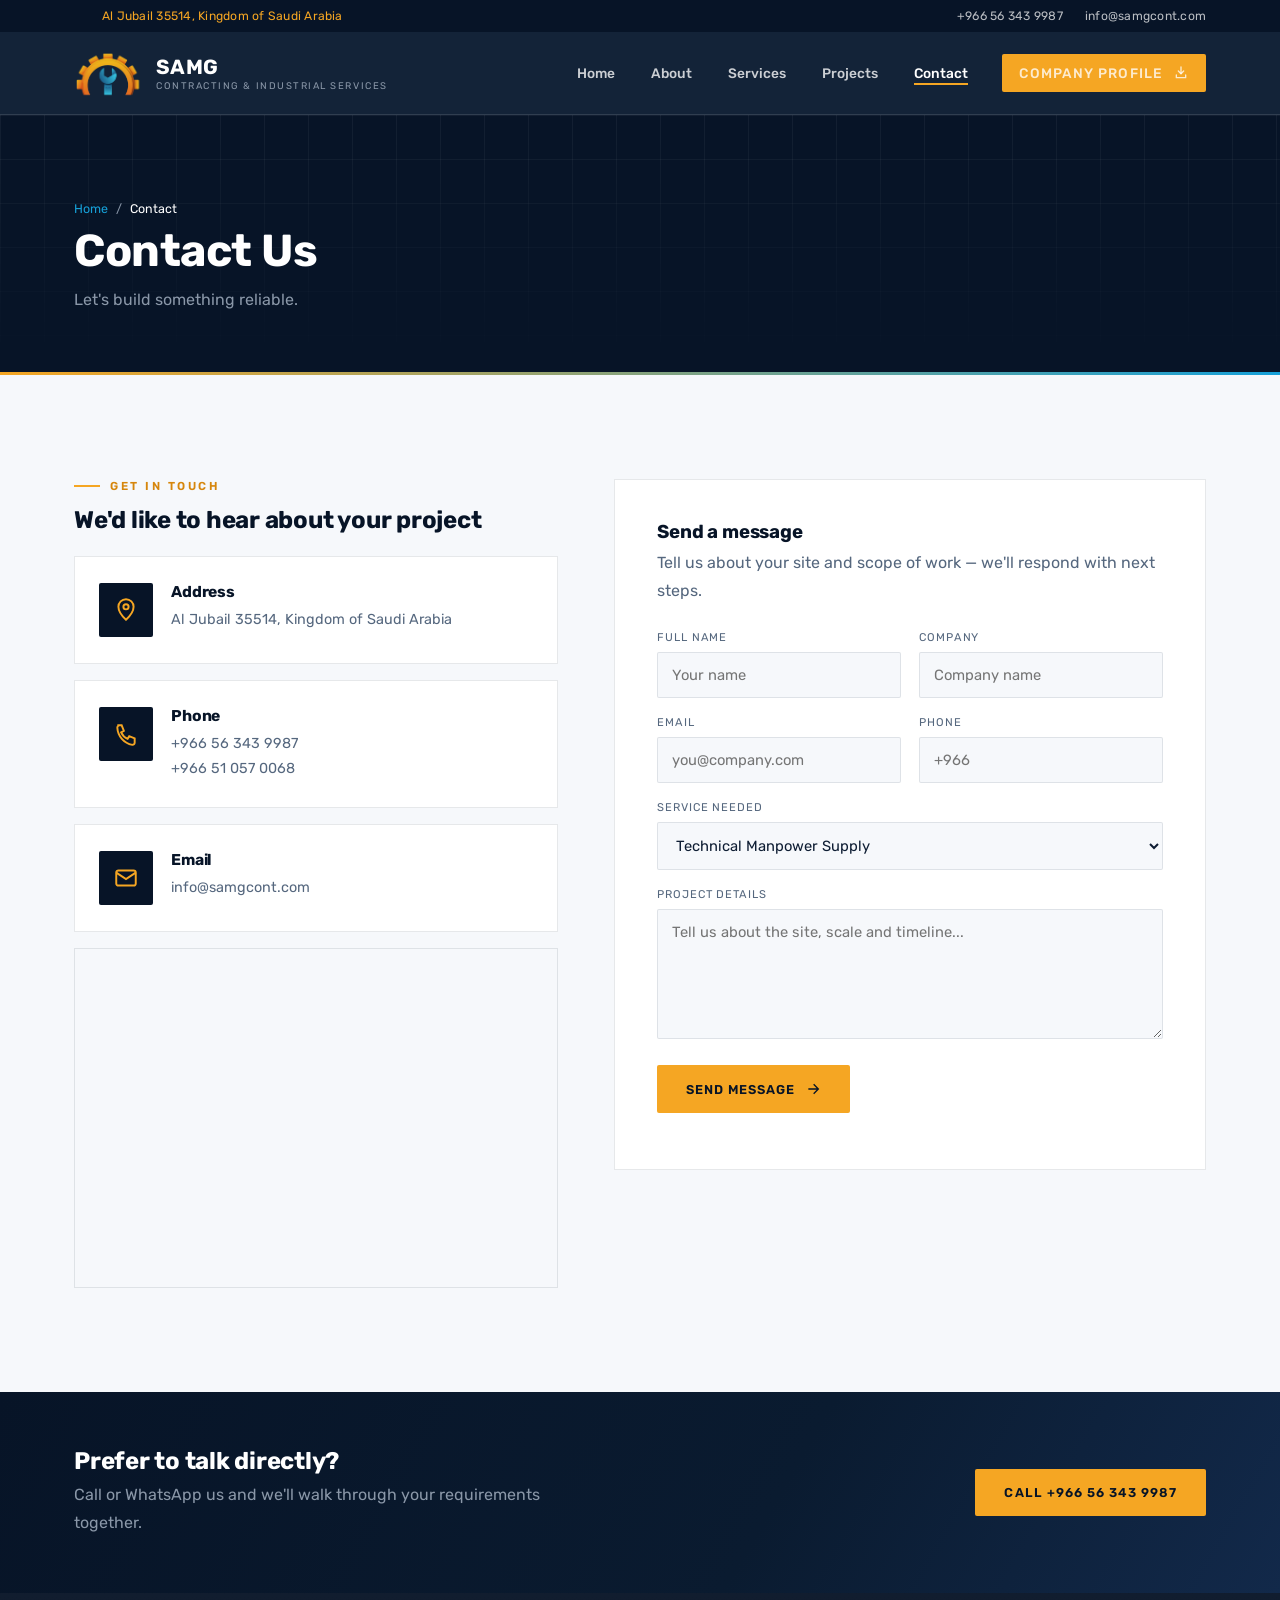
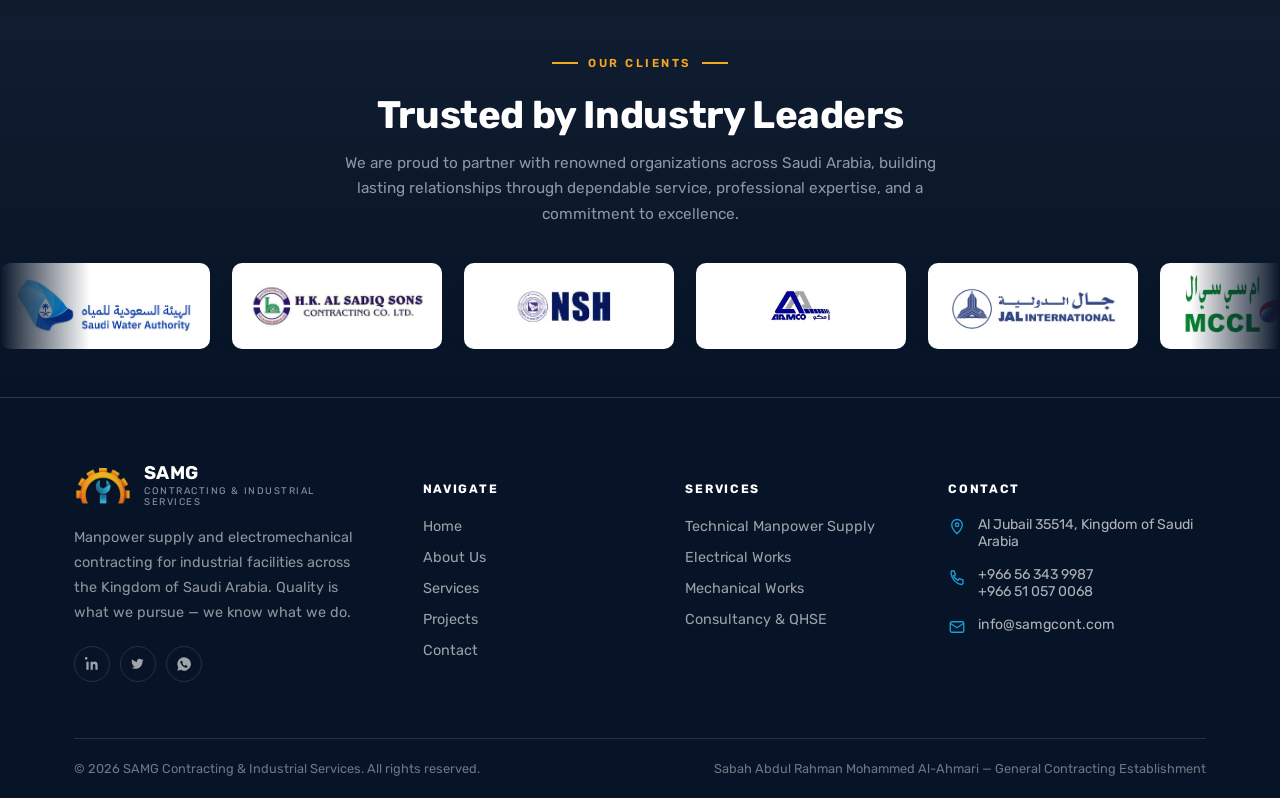
<file: contact.html>
<!doctype html>
<html lang="en">

<head>
  <meta charset="UTF-8">
  <meta name="viewport" content="width=device-width, initial-scale=1.0">
  <title>Contact | SAMG Contracting & Industrial Services</title>
  <meta name="description"
    content="Get in touch with SAMG Contracting & Industrial Services in Al Jubail, Saudi Arabia.">
  <link rel="icon" href="img/assets/favicon.png" type="image/png">
  <link rel="preconnect" href="https://fonts.googleapis.com">
  <link
    href="https://fonts.googleapis.com/css2?family=Rubik:wght@400;500;600;700&family=JetBrains+Mono:wght@500;600&display=swap"
    rel="stylesheet">
  <link rel="stylesheet" href="css/style.css">
</head>

<body>
  <div class="topbar">
    <div class="container">
      <div class="topbar-links">
        <span><svg viewBox="0 0 24 24" fill="none" stroke="currentColor" stroke-width="1.8">
            <path d="M12 21s7-6.5 7-12a7 7 0 10-14 0c0 5.5 7 12 7 12z" />
            <circle cx="12" cy="9" r="2.4" />
          </svg></span>
        <span style="display:inline-flex;align-items:center;gap:6px;">Al Jubail 35514, Kingdom of Saudi Arabia</span>
      </div>
      <div class="topbar-links">
        <a href="tel:+966563439987">+966 56 343 9987</a>
        <a href="mailto:info@samgcont.com">info@samgcont.com</a>
      </div>
    </div>
  </div>
  <header class="navbar">
    <div class="container">
      <a href="index.html" class="brand">
        <img src="img/assets/logo.png" alt="samg_logo" class="brand-logo">
        <div>
          <div class="brand-word">SAM<span>G</span></div>
          <div class="brand-sub">Contracting &amp; Industrial Services</div>
        </div>
      </a>
      <nav class="nav-links">
        <a href="index.html">Home</a>
        <a href="about.html">About</a>
        <a href="services.html">Services</a>
        <a href="projects.html">Projects</a>
        <a href="contact.html" class="active">Contact</a>

        <a href="img/assets/SAMG_Company_Profile.pdf" class="btn btn-amber nav-cta" download="SAMG_Company_Profile.pdf"
          target="_blank">Company Profile <svg viewBox="0 0 24 24" fill="none" stroke="currentColor" stroke-width="2"
            stroke-linecap="round" stroke-linejoin="round">
            <path d="M12 3v10" />
            <path d="M8 9l4 4 4-4" />
            <path d="M5 15v4h14v-4" />
          </svg></a>
      </nav>
      <button class="nav-toggle" aria-label="Toggle menu"><span></span><span></span><span></span></button>
    </div>
  </header>

  <section class="page-head">
    <div class="hero-grid"></div>
    <div class="container page-head-inner">
      <div class="crumb"><a href="index.html">Home</a> <span>/</span> <span style="color:#fff;">Contact</span></div>
      <h1>Contact Us</h1>
      <p style="color:var(--slate-light);max-width:560px;margin:0;">Let's build something reliable.</p>
    </div>
  </section>
  <div class="rule"></div>

  <section class="section">
    <div class="container">
      <div class="contact-grid">
        <div class="reveal">
          <div class="eyebrow">Get In Touch</div>
          <h2 style="margin-bottom:22px;">We'd like to hear about your project</h2>
          <div class="contact-card">
            <div class="service-icon"><svg viewBox="0 0 24 24" fill="none" stroke="currentColor" stroke-width="1.8">
                <path d="M12 21s7-6.5 7-12a7 7 0 10-14 0c0 5.5 7 12 7 12z" />
                <circle cx="12" cy="9" r="2.4" />
              </svg></div>
            <div>
              <h4>Address</h4>
              <p>Al Jubail 35514, Kingdom of Saudi Arabia</p>
            </div>
          </div>
          <div class="contact-card">
            <div class="service-icon"><svg viewBox="0 0 24 24" fill="none" stroke="currentColor" stroke-width="1.8">
                <path d="M4 4h4l2 5-2.5 1.5a12 12 0 006 6L15 14l5 2v4a2 2 0 01-2.2 2A17 17 0 014 6.2 2 2 0 016 4z" />
              </svg></div>
            <div>
              <h4>Phone</h4>
              <p><a href="tel:+966563439987">+966 56 343 9987</a><br><a href="tel:+966510570068">+966 51 057 0068</a></p>
            </div>
          </div>
          <div class="contact-card">
            <div class="service-icon"><svg viewBox="0 0 24 24" fill="none" stroke="currentColor" stroke-width="1.8">
                <rect x="3" y="5" width="18" height="14" rx="2" />
                <path d="M3 7l9 6 9-6" />
              </svg></div>
            <div>
              <h4>Email</h4>
              <p><a href="mailto:info@samgcont.com">info@samgcont.com</a>
                <!-- <br><a href="mailto:vishnu@samgcont.com">vishnu@samgcont.com</a> -->
              </p>
            </div>
          </div>
          <div class="map-frame reveal" style="margin-top:8px;">
            <iframe
              src="https://maps.google.com/maps?q=Al%20Jubail%2C%20Saudi%20Arabia&t=&z=12&ie=UTF8&iwloc=&output=embed"
              loading="lazy" title="SAMG location map"></iframe>
          </div>
        </div>

        <div class="reveal">
          <div class="form-wrap">
            <h3 style="margin-bottom:6px;">Send a message</h3>
            <p style="margin-bottom:26px;">Tell us about your site and scope of work &mdash; we'll respond with next
              steps.</p>
            <form id="contact-form">
              <div class="form-row">
                <div class="form-field"><label>Full Name</label><input type="text" required placeholder="Your name">
                </div>
                <div class="form-field"><label>Company</label><input type="text" placeholder="Company name"></div>
              </div>
              <div class="form-row">
                <div class="form-field"><label>Email</label><input type="email" required placeholder="you@company.com">
                </div>
                <div class="form-field"><label>Phone</label><input type="tel" placeholder="+966"></div>
              </div>
              <div class="form-field" style="margin-bottom:18px;">
                <label>Service Needed</label>
                <select>
                  <option>Technical Manpower Supply</option>
                  <option>Electrical Works</option>
                  <option>Mechanical Works</option>
                  <option>Consultancy &amp; QHSE</option>
                  <option>Other</option>
                </select>
              </div>
              <div class="form-field" style="margin-bottom:22px;">
                <label>Project Details</label>
                <textarea required placeholder="Tell us about the site, scale and timeline..."></textarea>
              </div>
              <button type="submit" class="btn btn-amber">Send Message <svg viewBox="0 0 24 24" fill="none"
                  stroke="currentColor" stroke-width="2">
                  <path d="M5 12h14M13 5l7 7-7 7" />
                </svg></button>
              <p class="form-note" style="margin-top:14px;font-size:.85rem;"></p>
            </form>
          </div>
        </div>
      </div>
    </div>
  </section>

  <section class="cta-banner">
    <div class="container">
      <div class="reveal">
        <h3>Prefer to talk directly?</h3>
        <p>Call or WhatsApp us and we'll walk through your requirements together.</p>
      </div>
      <a href="tel:+966563439987" class="btn btn-amber reveal">Call +966 56 343 9987</a>
    </div>
  </section>
  <footer>
    <div class="client-marquee" aria-label="Our clients">
      <div class="container">
        <div class="center-head reveal">
          <div class="eyebrow on-dark">Our Clients</div>
          <h2>Trusted by Industry Leaders</h2>
          <p>We are proud to partner with renowned organizations across Saudi Arabia, building lasting relationships through dependable service, professional expertise, and a commitment to excellence.</p>
        </div>
      </div>
      <div class="client-viewport">
        <div class="client-track">
          <div class="client-row">
            <div class="client-logo"><img src="img/clients/client_logo_1.jpeg" alt="Client logo 1"></div>
            <div class="client-logo"><img src="img/clients/client_logo_2.jpeg" alt="Client logo 2"></div>
            <div class="client-logo"><img src="img/clients/client_logo_3.jpeg" alt="Client logo 3"></div>
            <div class="client-logo"><img src="img/clients/client_logo_4.jpeg" alt="Client logo 4"></div>
            <div class="client-logo"><img src="img/clients/client_logo_5.jpeg" alt="Client logo 5"></div>
            <div class="client-logo"><img src="img/clients/client_logo_6.png" alt="Client logo 6"></div>
            <div class="client-logo"><img src="img/clients/client_logo_7.png" alt="Client logo 7"></div>
            <div class="client-logo"><img src="img/clients/client_logo_8.jpeg" alt="Client logo 8"></div>
            <div class="client-logo"><img src="img/clients/client_logo_9.png" alt="Client logo 9"></div>
          </div>
          <div class="client-row" aria-hidden="true">
            <div class="client-logo"><img src="img/clients/client_logo_1.jpeg" alt=""></div>
            <div class="client-logo"><img src="img/clients/client_logo_2.jpeg" alt=""></div>
            <div class="client-logo"><img src="img/clients/client_logo_3.jpeg" alt=""></div>
            <div class="client-logo"><img src="img/clients/client_logo_4.jpeg" alt=""></div>
            <div class="client-logo"><img src="img/clients/client_logo_5.jpeg" alt=""></div>
            <div class="client-logo"><img src="img/clients/client_logo_6.png" alt=""></div>
            <div class="client-logo"><img src="img/clients/client_logo_7.png" alt=""></div>
            <div class="client-logo"><img src="img/clients/client_logo_8.jpeg" alt=""></div>
            <div class="client-logo"><img src="img/clients/client_logo_9.png" alt=""></div>
          </div>
        </div>
      </div>
    </div>
    <div class="container">
      <div class="footer-grid">
        <div class="footer-about">
          <div class="footer-brand">
            <img src="img/assets/logo.png" alt="samg_logo" class="footer-brand-logo">
            <div>
              <div class="brand-word">SAM<span>G</span></div>
              <div class="brand-sub">Contracting &amp; Industrial Services</div>
            </div>
          </div>
          <p>Manpower supply and electromechanical contracting for industrial facilities across the Kingdom of Saudi
            Arabia. Quality is what we pursue — we know what we do.</p>
          <div class="social-row">
            <a href="#" aria-label="LinkedIn"><svg viewBox="0 0 24 24" fill="currentColor">
                <path
                  d="M6.94 8.5H3.56V20.5H6.94V8.5ZM5.25 3.5A1.97 1.97 0 103.28 5.47 1.96 1.96 0 005.25 3.5ZM20.44 20.5H17.06V14.4C17.06 12.8 16.4 12 15.2 12A1.9 1.9 0 0013.2 13.9V20.5H9.83V8.5H13.2V10.1A3.72 3.72 0 0116.2 8.3C18.44 8.3 20.44 9.7 20.44 13V20.5Z" />
              </svg></a>
            <a href="#" aria-label="Twitter"><svg viewBox="0 0 24 24" fill="currentColor">
                <path
                  d="M20 5.9c-.7.3-1.4.5-2.2.6a3.8 3.8 0 001.7-2.1c-.8.4-1.6.8-2.5 1a3.8 3.8 0 00-6.5 3.5A10.8 10.8 0 013 4.9a3.8 3.8 0 001.2 5.1c-.6 0-1.2-.2-1.7-.5v.1a3.8 3.8 0 003 3.8 3.8 3.8 0 01-1.7.1 3.8 3.8 0 003.6 2.7A7.7 7.7 0 012 17.6a10.8 10.8 0 005.9 1.7c7 0 10.9-5.9 10.9-11v-.5c.8-.5 1.4-1.2 1.9-2z" />
              </svg></a>
            <a href="https://wa.me/966563439987" aria-label="WhatsApp" target="_blank"><svg viewBox="0 0 24 24" fill="currentColor">
                <path
                  d="M12 2a10 10 0 00-8.6 15L2 22l5.2-1.4A10 10 0 1012 2zm5.7 14.3c-.2.6-1.3 1.2-1.8 1.2-.5.1-1 .1-3.3-.7a11.6 11.6 0 01-4.8-4.3c-1-1.3-1.4-2.4-1.4-3 0-.7.5-1.6 1-2a1.1 1.1 0 01.8-.4h.5c.2 0 .4 0 .6.5l.8 2c.1.2.1.4 0 .6l-.4.6c-.1.2-.2.3-.1.5.5 1 1.2 1.8 2 2.4.8.6 1.2.8 1.4.9.2.1.4.1.5-.1l.7-.9c.2-.2.4-.2.6-.1l1.8 1c.2.1.4.2.4.4.1.2.1.8-.1 1.4z" />
              </svg></a>
          </div>
        </div>
        <div>
          <h5>Navigate</h5>
          <ul class="footer-links">
            <li><a href="index.html">Home</a></li>
            <li><a href="about.html">About Us</a></li>
            <li><a href="services.html">Services</a></li>
            <li><a href="projects.html">Projects</a></li>
            <li><a href="contact.html">Contact</a></li>
          </ul>
        </div>
        <div>
          <h5>Services</h5>
          <ul class="footer-links">
            <li><a href="services.html#manpower">Technical Manpower Supply</a></li>
            <li><a href="services.html#electrical">Electrical Works</a></li>
            <li><a href="services.html#mechanical">Mechanical Works</a></li>
            <li><a href="services.html#other">Consultancy &amp; QHSE</a></li>
          </ul>
        </div>
        <div>
          <h5>Contact</h5>
          <ul class="footer-contact">
            <li><svg viewBox="0 0 24 24" fill="none" stroke="currentColor" stroke-width="1.8">
                <path d="M12 21s7-6.5 7-12a7 7 0 10-14 0c0 5.5 7 12 7 12z" />
                <circle cx="12" cy="9" r="2.4" />
              </svg><span>Al Jubail 35514, Kingdom of Saudi Arabia</span></li>
            <li><svg viewBox="0 0 24 24" fill="none" stroke="currentColor" stroke-width="1.8">
                <path d="M4 4h4l2 5-2.5 1.5a12 12 0 006 6L15 14l5 2v4a2 2 0 01-2.2 2A17 17 0 014 6.2 2 2 0 016 4z" />
              </svg><span>+966 56 343 9987<br>+966 51 057 0068</span></li>
            <li><svg viewBox="0 0 24 24" fill="none" stroke="currentColor" stroke-width="1.8">
                <rect x="3" y="5" width="18" height="14" rx="2" />
                <path d="M3 7l9 6 9-6" />
              </svg><span>info@samgcont.com</span></li>
          </ul>
        </div>
      </div>
      <div class="footer-bottom">
        <span>&copy; <span id="year"></span> SAMG Contracting &amp; Industrial Services. All rights reserved.</span>
        <span>Sabah Abdul Rahman Mohammed Al-Ahmari — General Contracting Establishment</span>
      </div>
    </div>
  </footer>
  <div class="to-top" aria-label="Back to top"><svg viewBox="0 0 24 24" fill="none" stroke="currentColor"
      stroke-width="2">
      <path d="M12 19V5M5 12l7-7 7 7" />
    </svg></div>
  <script>document.getElementById('year').textContent = new Date().getFullYear();</script>
  <script src="js/main.js"></script>
</body>

</html>
</file>
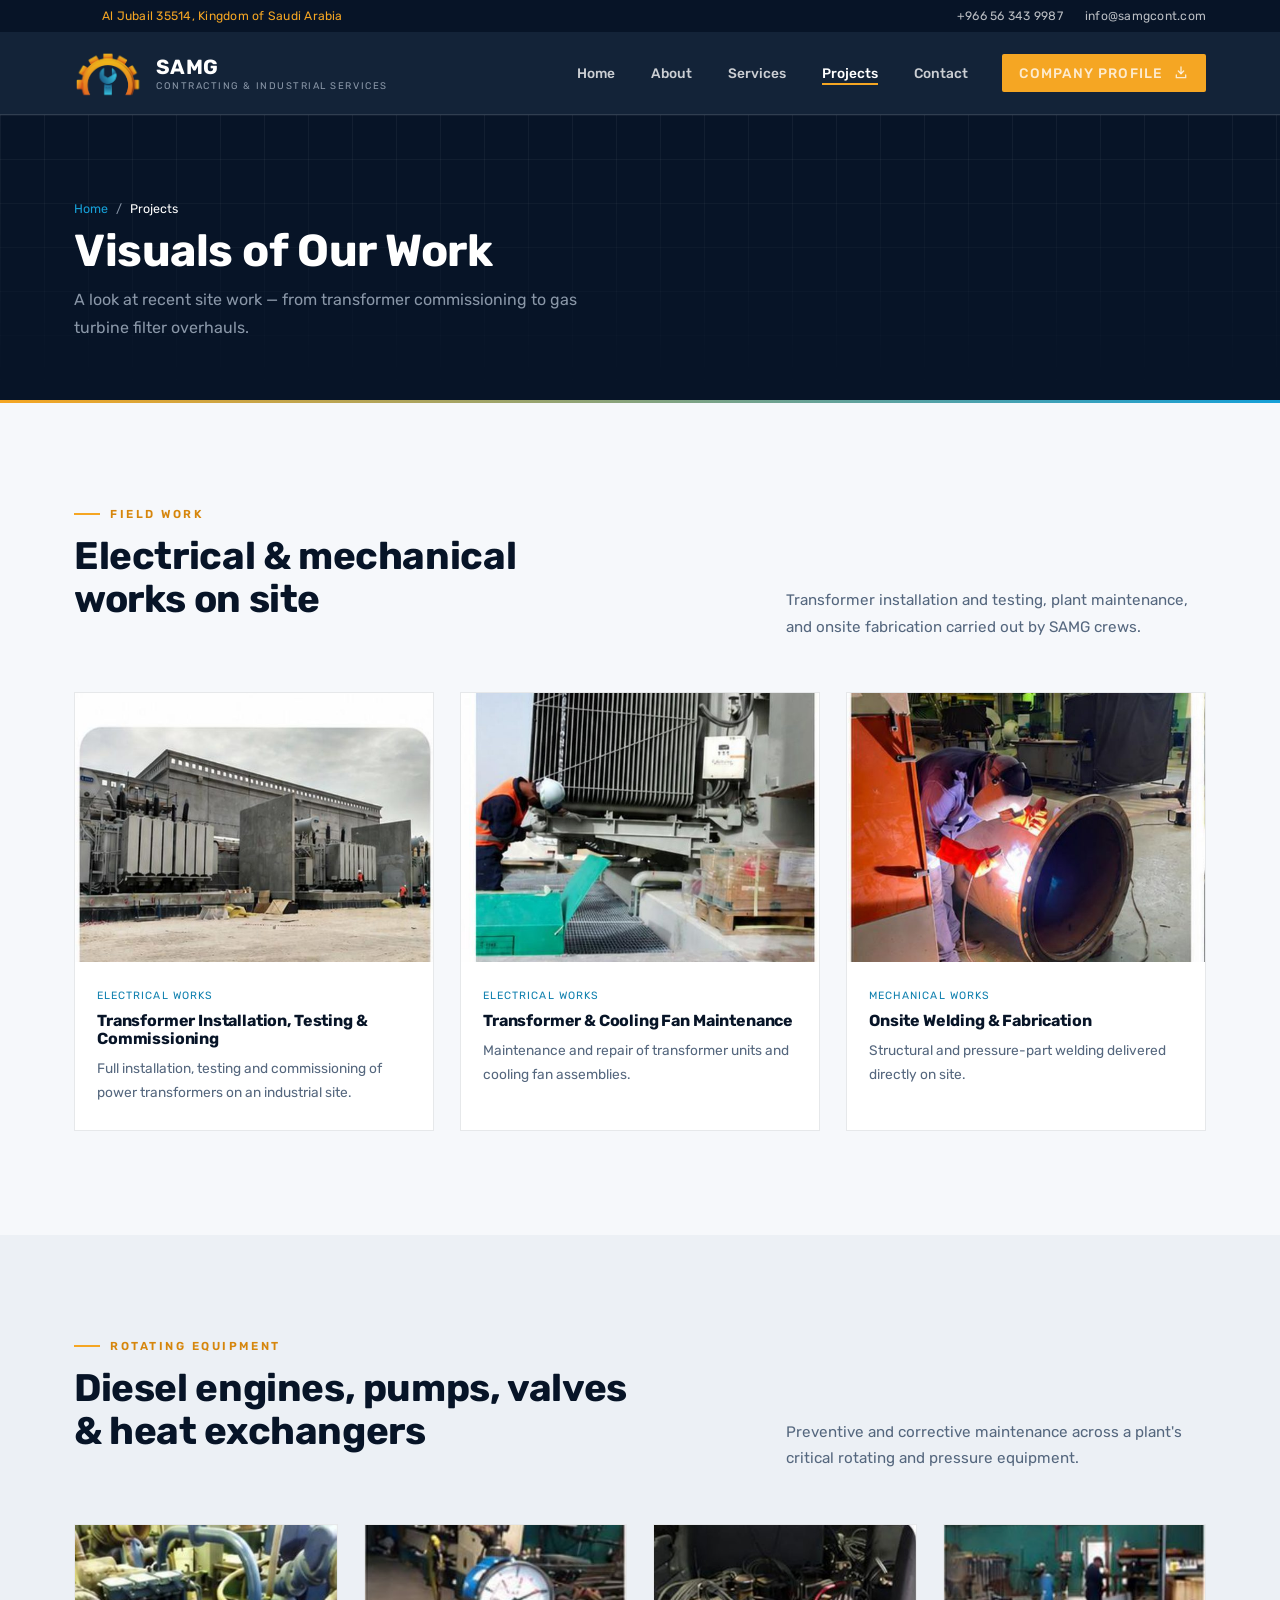
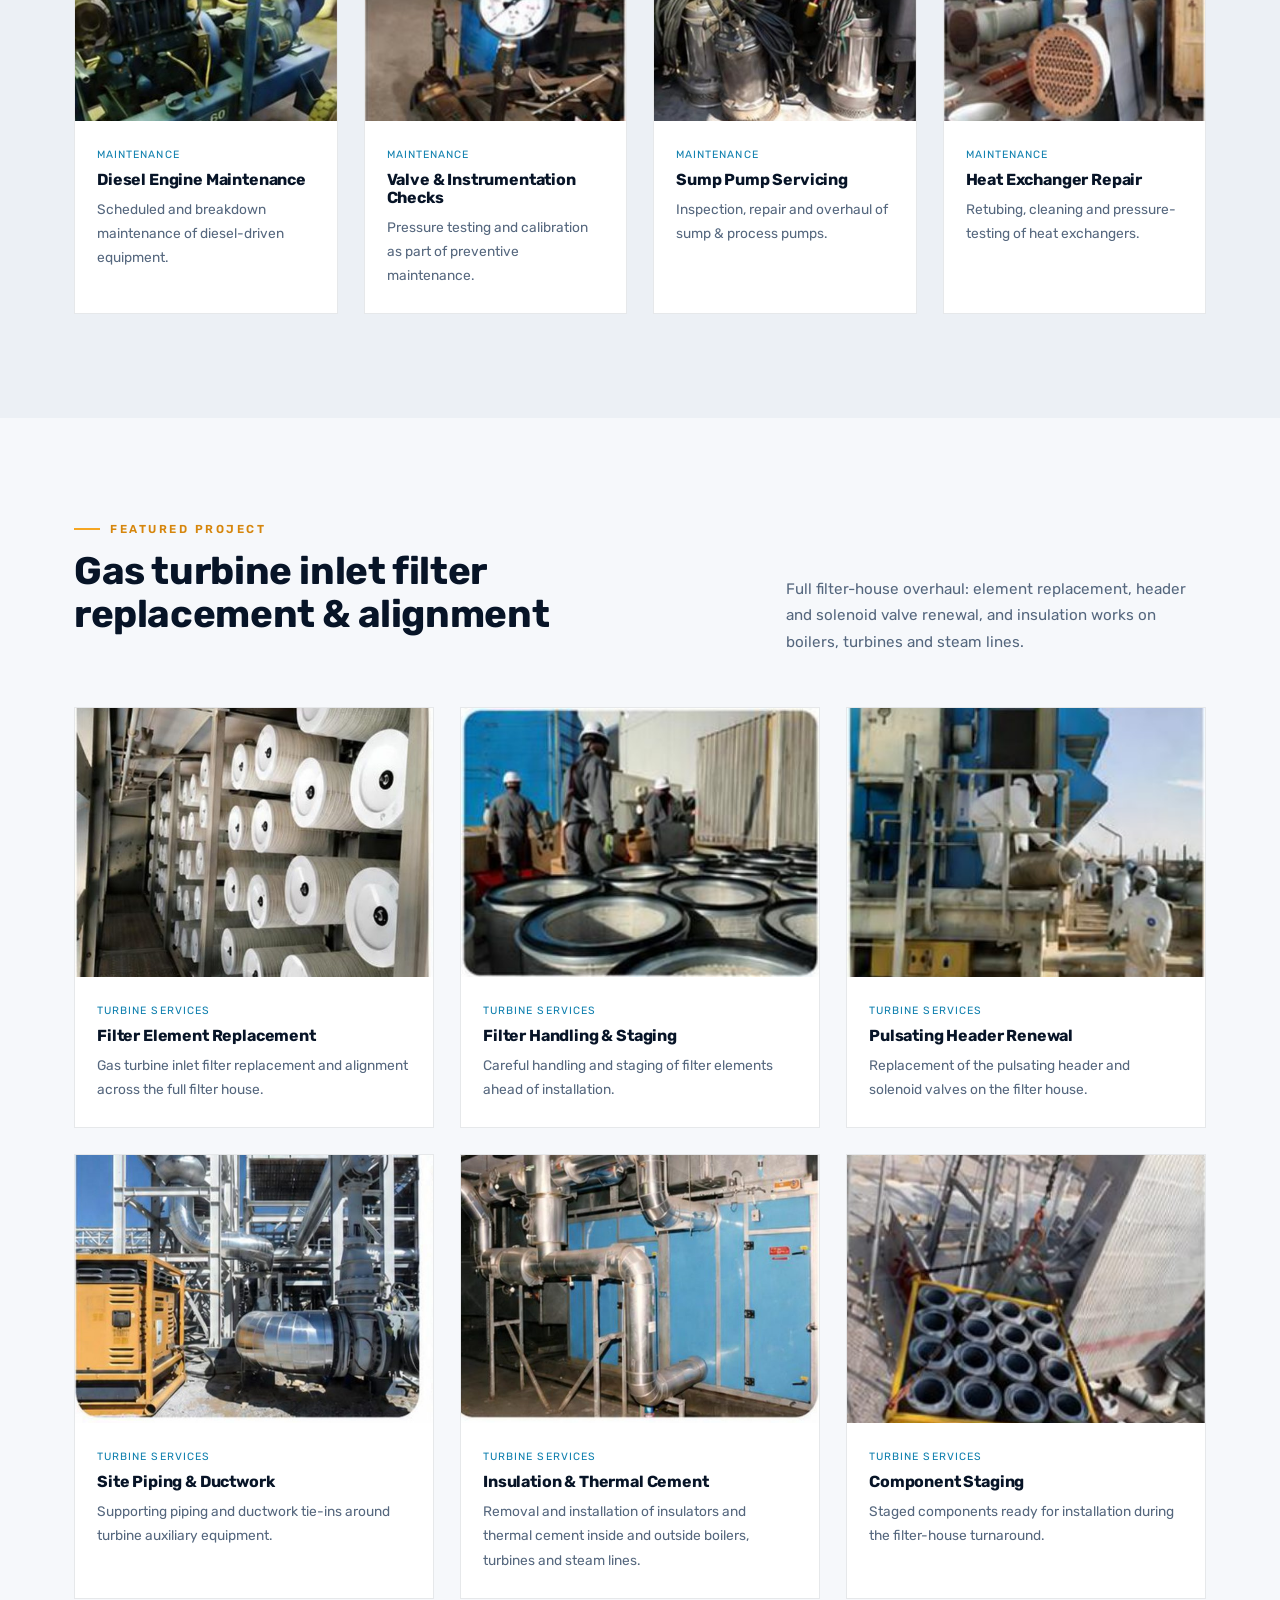
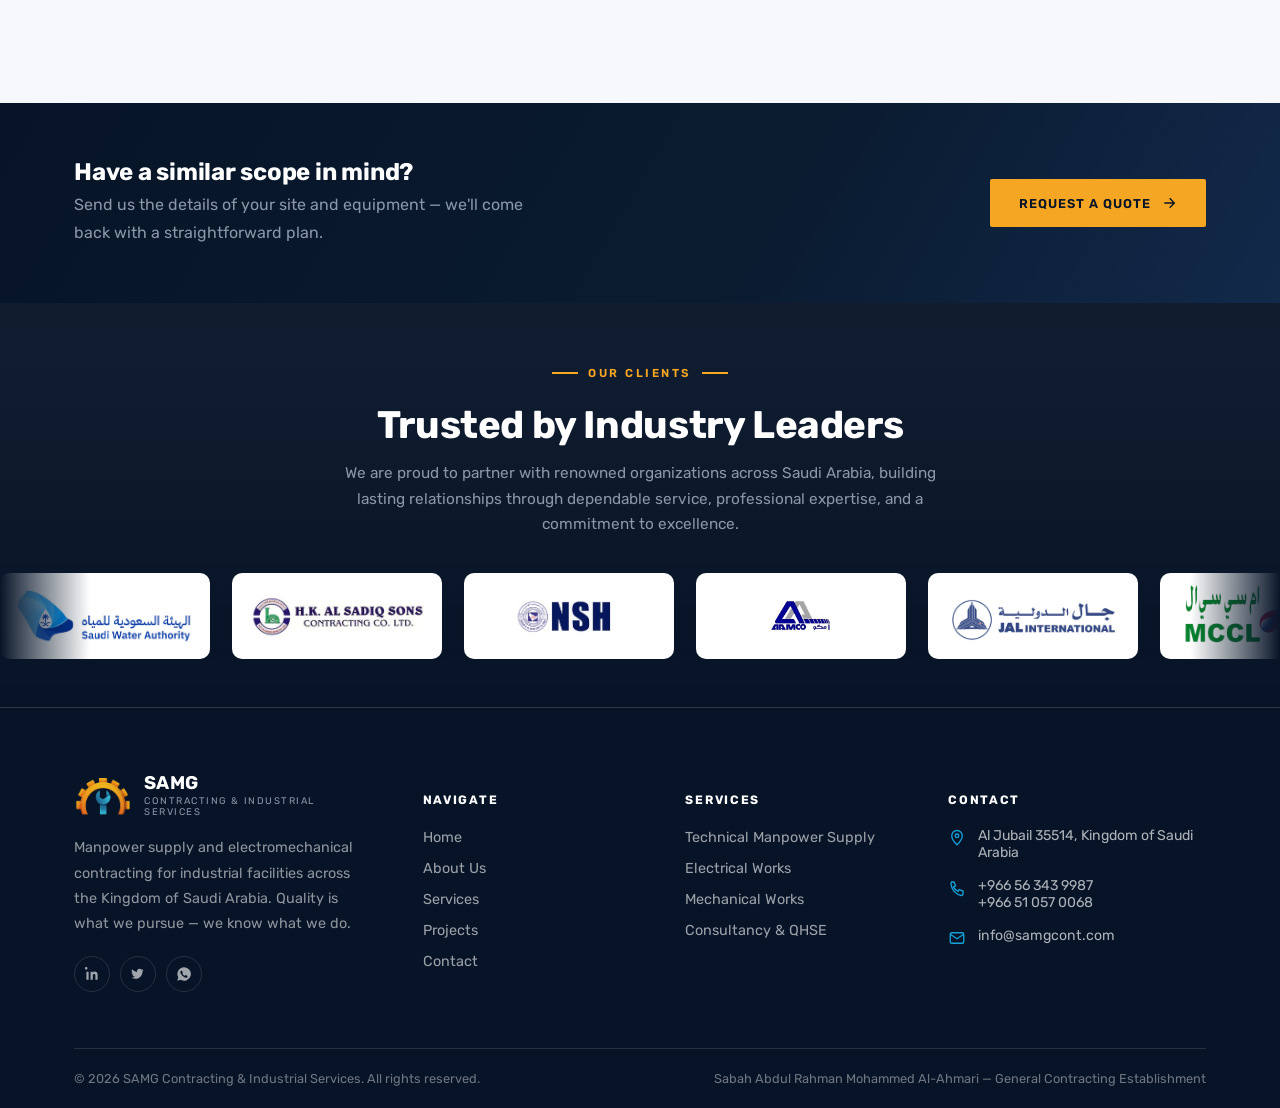
<file: projects.html>
<!doctype html>
<html lang="en">

<head>
  <meta charset="UTF-8">
  <meta name="viewport" content="width=device-width, initial-scale=1.0">
  <title>Projects | SAMG Contracting & Industrial Services</title>
  <meta name="description"
    content="Photos from SAMG's recent electrical, mechanical and turbine maintenance projects across Saudi Arabia.">
  <link rel="icon" href="img/assets/favicon.png" type="image/png">
  <link rel="preconnect" href="https://fonts.googleapis.com">
  <link
    href="https://fonts.googleapis.com/css2?family=Rubik:wght@400;500;600;700&family=JetBrains+Mono:wght@500;600&display=swap"
    rel="stylesheet">
  <link rel="stylesheet" href="css/style.css">
</head>

<body>
  <div class="topbar">
    <div class="container">
      <div class="topbar-links">
        <span><svg viewBox="0 0 24 24" fill="none" stroke="currentColor" stroke-width="1.8">
            <path d="M12 21s7-6.5 7-12a7 7 0 10-14 0c0 5.5 7 12 7 12z" />
            <circle cx="12" cy="9" r="2.4" />
          </svg></span>
        <span style="display:inline-flex;align-items:center;gap:6px;">Al Jubail 35514, Kingdom of Saudi Arabia</span>
      </div>
      <div class="topbar-links">
        <a href="tel:+966563439987">+966 56 343 9987</a>
        <a href="mailto:info@samgcont.com">info@samgcont.com</a>
      </div>
    </div>
  </div>
  <header class="navbar">
    <div class="container">
      <a href="index.html" class="brand">
        <img src="img/assets/logo.png" alt="samg_logo" class="brand-logo">
        <div>
          <div class="brand-word">SAM<span>G</span></div>
          <div class="brand-sub">Contracting &amp; Industrial Services</div>
        </div>
      </a>
      <nav class="nav-links">
        <a href="index.html">Home</a>
        <a href="about.html">About</a>
        <a href="services.html">Services</a>
        <a href="projects.html" class="active">Projects</a>
        <a href="contact.html">Contact</a>

        <a href="img/assets/SAMG_Company_Profile.pdf" class="btn btn-amber nav-cta" download="SAMG_Company_Profile.pdf"
          target="_blank">Company Profile <svg viewBox="0 0 24 24" fill="none" stroke="currentColor" stroke-width="2"
            stroke-linecap="round" stroke-linejoin="round">
            <path d="M12 3v10" />
            <path d="M8 9l4 4 4-4" />
            <path d="M5 15v4h14v-4" />
          </svg></a>
      </nav>
      <button class="nav-toggle" aria-label="Toggle menu"><span></span><span></span><span></span></button>
    </div>
  </header>

  <section class="page-head">
    <div class="hero-grid"></div>
    <div class="container page-head-inner">
      <div class="crumb"><a href="index.html">Home</a> <span>/</span> <span style="color:#fff;">Projects</span></div>
      <h1>Visuals of Our Work</h1>
      <p style="color:var(--slate-light);max-width:560px;margin:0;">A look at recent site work &mdash; from transformer
        commissioning to gas turbine filter overhauls.</p>
    </div>
  </section>
  <div class="rule"></div>

  <section class="section">
    <div class="container">
      <div class="head-row reveal">
        <div>
          <div class="eyebrow">Field Work</div>
          <h2>Electrical &amp; mechanical works on site</h2>
        </div>
        <p>Transformer installation and testing, plant maintenance, and onsite fabrication carried out by SAMG crews.
        </p>
      </div>
      <div class="proj-grid">
        <div class="proj-card reveal">
          <div class="proj-media"><img src="img/projects/work_transformer_install.jpg"
              alt="Transformer Installation, Testing &amp; Commissioning" loading="lazy"></div>
          <div class="proj-body">
            <span class="proj-tag">Electrical Works</span>
            <h3>Transformer Installation, Testing &amp; Commissioning</h3>
            <p>Full installation, testing and commissioning of power transformers on an industrial site.</p>
          </div>
        </div>
        <div class="proj-card reveal">
          <div class="proj-media"><img src="img/projects/work_transformer_maint.jpg"
              alt="Transformer &amp; Cooling Fan Maintenance" loading="lazy"></div>
          <div class="proj-body">
            <span class="proj-tag">Electrical Works</span>
            <h3>Transformer &amp; Cooling Fan Maintenance</h3>
            <p>Maintenance and repair of transformer units and cooling fan assemblies.</p>
          </div>
        </div>
        <div class="proj-card reveal">
          <div class="proj-media"><img src="img/projects/work_welding.jpg" alt="Onsite Welding &amp; Fabrication"
              loading="lazy"></div>
          <div class="proj-body">
            <span class="proj-tag">Mechanical Works</span>
            <h3>Onsite Welding &amp; Fabrication</h3>
            <p>Structural and pressure-part welding delivered directly on site.</p>
          </div>
        </div>
      </div>
    </div>
  </section>

  <section class="section" style="background:var(--paper-2);">
    <div class="container">
      <div class="head-row reveal">
        <div>
          <div class="eyebrow">Rotating Equipment</div>
          <h2>Diesel engines, pumps, valves &amp; heat exchangers</h2>
        </div>
        <p>Preventive and corrective maintenance across a plant's critical rotating and pressure equipment.</p>
      </div>
      <div class="proj-grid proj-grid-4">
        <div class="proj-card reveal">
          <div class="proj-media"><img src="img/projects/work_diesel.jpg" alt="Diesel Engine Maintenance"
              loading="lazy"></div>
          <div class="proj-body">
            <span class="proj-tag">Maintenance</span>
            <h3>Diesel Engine Maintenance</h3>
            <p>Scheduled and breakdown maintenance of diesel-driven equipment.</p>
          </div>
        </div>
        <div class="proj-card reveal">
          <div class="proj-media"><img src="img/projects/work_pressure.jpg" alt="Valve &amp; Instrumentation Checks"
              loading="lazy"></div>
          <div class="proj-body">
            <span class="proj-tag">Maintenance</span>
            <h3>Valve &amp; Instrumentation Checks</h3>
            <p>Pressure testing and calibration as part of preventive maintenance.</p>
          </div>
        </div>
        <div class="proj-card reveal">
          <div class="proj-media"><img src="img/projects/work_sump.jpg" alt="Sump Pump Servicing" loading="lazy"></div>
          <div class="proj-body">
            <span class="proj-tag">Maintenance</span>
            <h3>Sump Pump Servicing</h3>
            <p>Inspection, repair and overhaul of sump &amp; process pumps.</p>
          </div>
        </div>
        <div class="proj-card reveal">
          <div class="proj-media"><img src="img/projects/work_heatexchanger.jpg" alt="Heat Exchanger Repair"
              loading="lazy"></div>
          <div class="proj-body">
            <span class="proj-tag">Maintenance</span>
            <h3>Heat Exchanger Repair</h3>
            <p>Retubing, cleaning and pressure-testing of heat exchangers.</p>
          </div>
        </div>
      </div>
    </div>
  </section>

  <section class="section">
    <div class="container">
      <div class="head-row reveal">
        <div>
          <div class="eyebrow">Featured Project</div>
          <h2>Gas turbine inlet filter replacement &amp; alignment</h2>
        </div>
        <p>Full filter-house overhaul: element replacement, header and solenoid valve renewal, and insulation works on
          boilers, turbines and steam lines.</p>
      </div>
      <div class="proj-grid">
        <div class="proj-card reveal">
          <div class="proj-media"><img src="img/projects/work_filter_racks.jpg" alt="Filter Element Replacement"
              loading="lazy"></div>
          <div class="proj-body">
            <span class="proj-tag">Turbine Services</span>
            <h3>Filter Element Replacement</h3>
            <p>Gas turbine inlet filter replacement and alignment across the full filter house.</p>
          </div>
        </div>
        <div class="proj-card reveal">
          <div class="proj-media"><img src="img/projects/work_unloading.jpg" alt="Filter Handling &amp; Staging"
              loading="lazy"></div>
          <div class="proj-body">
            <span class="proj-tag">Turbine Services</span>
            <h3>Filter Handling &amp; Staging</h3>
            <p>Careful handling and staging of filter elements ahead of installation.</p>
          </div>
        </div>
        <div class="proj-card reveal">
          <div class="proj-media"><img src="img/projects/work_blue_machine.jpg" alt="Pulsating Header Renewal"
              loading="lazy"></div>
          <div class="proj-body">
            <span class="proj-tag">Turbine Services</span>
            <h3>Pulsating Header Renewal</h3>
            <p>Replacement of the pulsating header and solenoid valves on the filter house.</p>
          </div>
        </div>
        <div class="proj-card reveal">
          <div class="proj-media"><img src="img/projects/work_generator_pipes.jpg" alt="Site Piping &amp; Ductwork"
              loading="lazy"></div>
          <div class="proj-body">
            <span class="proj-tag">Turbine Services</span>
            <h3>Site Piping &amp; Ductwork</h3>
            <p>Supporting piping and ductwork tie-ins around turbine auxiliary equipment.</p>
          </div>
        </div>
        <div class="proj-card reveal">
          <div class="proj-media"><img src="img/projects/work_blue_doors.jpg" alt="Insulation &amp; Thermal Cement"
              loading="lazy"></div>
          <div class="proj-body">
            <span class="proj-tag">Turbine Services</span>
            <h3>Insulation &amp; Thermal Cement</h3>
            <p>Removal and installation of insulators and thermal cement inside and outside boilers, turbines and steam
              lines.</p>
          </div>
        </div>
        <div class="proj-card reveal">
          <div class="proj-media"><img src="img/projects/work_yellow_crate.jpg" alt="Component Staging" loading="lazy">
          </div>
          <div class="proj-body">
            <span class="proj-tag">Turbine Services</span>
            <h3>Component Staging</h3>
            <p>Staged components ready for installation during the filter-house turnaround.</p>
          </div>
        </div>
      </div>
    </div>
  </section>

  <section class="cta-banner">
    <div class="container">
      <div class="reveal">
        <h3>Have a similar scope in mind?</h3>
        <p>Send us the details of your site and equipment &mdash; we'll come back with a straightforward plan.</p>
      </div>
      <a href="contact.html" class="btn btn-amber reveal">Request a Quote <svg viewBox="0 0 24 24" fill="none"
          stroke="currentColor" stroke-width="2">
          <path d="M5 12h14M13 5l7 7-7 7" />
        </svg></a>
    </div>
  </section>
  <footer>
    <div class="client-marquee" aria-label="Our clients">
      <div class="container">
        <div class="center-head reveal">
          <div class="eyebrow on-dark">Our Clients</div>
          <h2>Trusted by Industry Leaders</h2>
          <p>We are proud to partner with renowned organizations across Saudi Arabia, building lasting relationships through dependable service, professional expertise, and a commitment to excellence.</p>
        </div>
      </div>
      <div class="client-viewport">
        <div class="client-track">
          <div class="client-row">
            <div class="client-logo"><img src="img/clients/client_logo_1.jpeg" alt="Client logo 1"></div>
            <div class="client-logo"><img src="img/clients/client_logo_2.jpeg" alt="Client logo 2"></div>
            <div class="client-logo"><img src="img/clients/client_logo_3.jpeg" alt="Client logo 3"></div>
            <div class="client-logo"><img src="img/clients/client_logo_4.jpeg" alt="Client logo 4"></div>
            <div class="client-logo"><img src="img/clients/client_logo_5.jpeg" alt="Client logo 5"></div>
            <div class="client-logo"><img src="img/clients/client_logo_6.png" alt="Client logo 6"></div>
            <div class="client-logo"><img src="img/clients/client_logo_7.png" alt="Client logo 7"></div>
            <div class="client-logo"><img src="img/clients/client_logo_8.jpeg" alt="Client logo 8"></div>
            <div class="client-logo"><img src="img/clients/client_logo_9.png" alt="Client logo 9"></div>
          </div>
          <div class="client-row" aria-hidden="true">
            <div class="client-logo"><img src="img/clients/client_logo_1.jpeg" alt=""></div>
            <div class="client-logo"><img src="img/clients/client_logo_2.jpeg" alt=""></div>
            <div class="client-logo"><img src="img/clients/client_logo_3.jpeg" alt=""></div>
            <div class="client-logo"><img src="img/clients/client_logo_4.jpeg" alt=""></div>
            <div class="client-logo"><img src="img/clients/client_logo_5.jpeg" alt=""></div>
            <div class="client-logo"><img src="img/clients/client_logo_6.png" alt=""></div>
            <div class="client-logo"><img src="img/clients/client_logo_7.png" alt=""></div>
            <div class="client-logo"><img src="img/clients/client_logo_8.jpeg" alt=""></div>
            <div class="client-logo"><img src="img/clients/client_logo_9.png" alt=""></div>
          </div>
        </div>
      </div>
    </div>
    <div class="container">
      <div class="footer-grid">
        <div class="footer-about">
          <div class="footer-brand">
            <img src="img/assets/logo.png" alt="samg_logo" class="footer-brand-logo">
            <div>
              <div class="brand-word">SAM<span>G</span></div>
              <div class="brand-sub">Contracting &amp; Industrial Services</div>
            </div>
          </div>
          <p>Manpower supply and electromechanical contracting for industrial facilities across the Kingdom of Saudi
            Arabia. Quality is what we pursue — we know what we do.</p>
          <div class="social-row">
            <a href="#" aria-label="LinkedIn"><svg viewBox="0 0 24 24" fill="currentColor">
                <path
                  d="M6.94 8.5H3.56V20.5H6.94V8.5ZM5.25 3.5A1.97 1.97 0 103.28 5.47 1.96 1.96 0 005.25 3.5ZM20.44 20.5H17.06V14.4C17.06 12.8 16.4 12 15.2 12A1.9 1.9 0 0013.2 13.9V20.5H9.83V8.5H13.2V10.1A3.72 3.72 0 0116.2 8.3C18.44 8.3 20.44 9.7 20.44 13V20.5Z" />
              </svg></a>
            <a href="#" aria-label="Twitter"><svg viewBox="0 0 24 24" fill="currentColor">
                <path
                  d="M20 5.9c-.7.3-1.4.5-2.2.6a3.8 3.8 0 001.7-2.1c-.8.4-1.6.8-2.5 1a3.8 3.8 0 00-6.5 3.5A10.8 10.8 0 013 4.9a3.8 3.8 0 001.2 5.1c-.6 0-1.2-.2-1.7-.5v.1a3.8 3.8 0 003 3.8 3.8 3.8 0 01-1.7.1 3.8 3.8 0 003.6 2.7A7.7 7.7 0 012 17.6a10.8 10.8 0 005.9 1.7c7 0 10.9-5.9 10.9-11v-.5c.8-.5 1.4-1.2 1.9-2z" />
              </svg></a>
            <a href="https://wa.me/966563439987" aria-label="WhatsApp" target="_blank"><svg viewBox="0 0 24 24" fill="currentColor">
                <path
                  d="M12 2a10 10 0 00-8.6 15L2 22l5.2-1.4A10 10 0 1012 2zm5.7 14.3c-.2.6-1.3 1.2-1.8 1.2-.5.1-1 .1-3.3-.7a11.6 11.6 0 01-4.8-4.3c-1-1.3-1.4-2.4-1.4-3 0-.7.5-1.6 1-2a1.1 1.1 0 01.8-.4h.5c.2 0 .4 0 .6.5l.8 2c.1.2.1.4 0 .6l-.4.6c-.1.2-.2.3-.1.5.5 1 1.2 1.8 2 2.4.8.6 1.2.8 1.4.9.2.1.4.1.5-.1l.7-.9c.2-.2.4-.2.6-.1l1.8 1c.2.1.4.2.4.4.1.2.1.8-.1 1.4z" />
              </svg></a>
          </div>
        </div>
        <div>
          <h5>Navigate</h5>
          <ul class="footer-links">
            <li><a href="index.html">Home</a></li>
            <li><a href="about.html">About Us</a></li>
            <li><a href="services.html">Services</a></li>
            <li><a href="projects.html">Projects</a></li>
            <li><a href="contact.html">Contact</a></li>
          </ul>
        </div>
        <div>
          <h5>Services</h5>
          <ul class="footer-links">
            <li><a href="services.html#manpower">Technical Manpower Supply</a></li>
            <li><a href="services.html#electrical">Electrical Works</a></li>
            <li><a href="services.html#mechanical">Mechanical Works</a></li>
            <li><a href="services.html#other">Consultancy &amp; QHSE</a></li>
          </ul>
        </div>
        <div>
          <h5>Contact</h5>
          <ul class="footer-contact">
            <li><svg viewBox="0 0 24 24" fill="none" stroke="currentColor" stroke-width="1.8">
                <path d="M12 21s7-6.5 7-12a7 7 0 10-14 0c0 5.5 7 12 7 12z" />
                <circle cx="12" cy="9" r="2.4" />
              </svg><span>Al Jubail 35514, Kingdom of Saudi Arabia</span></li>
            <li><svg viewBox="0 0 24 24" fill="none" stroke="currentColor" stroke-width="1.8">
                <path d="M4 4h4l2 5-2.5 1.5a12 12 0 006 6L15 14l5 2v4a2 2 0 01-2.2 2A17 17 0 014 6.2 2 2 0 016 4z" />
              </svg><span>+966 56 343 9987<br>+966 51 057 0068</span></li>
            <li><svg viewBox="0 0 24 24" fill="none" stroke="currentColor" stroke-width="1.8">
                <rect x="3" y="5" width="18" height="14" rx="2" />
                <path d="M3 7l9 6 9-6" />
              </svg><span>info@samgcont.com</span></li>
          </ul>
        </div>
      </div>
      <div class="footer-bottom">
        <span>&copy; <span id="year"></span> SAMG Contracting &amp; Industrial Services. All rights reserved.</span>
        <span>Sabah Abdul Rahman Mohammed Al-Ahmari — General Contracting Establishment</span>
      </div>
    </div>
  </footer>
  <div class="to-top" aria-label="Back to top"><svg viewBox="0 0 24 24" fill="none" stroke="currentColor"
      stroke-width="2">
      <path d="M12 19V5M5 12l7-7 7 7" />
    </svg></div>
  <script>document.getElementById('year').textContent = new Date().getFullYear();</script>
  <script src="js/main.js"></script>
</body>

</html>
</file>
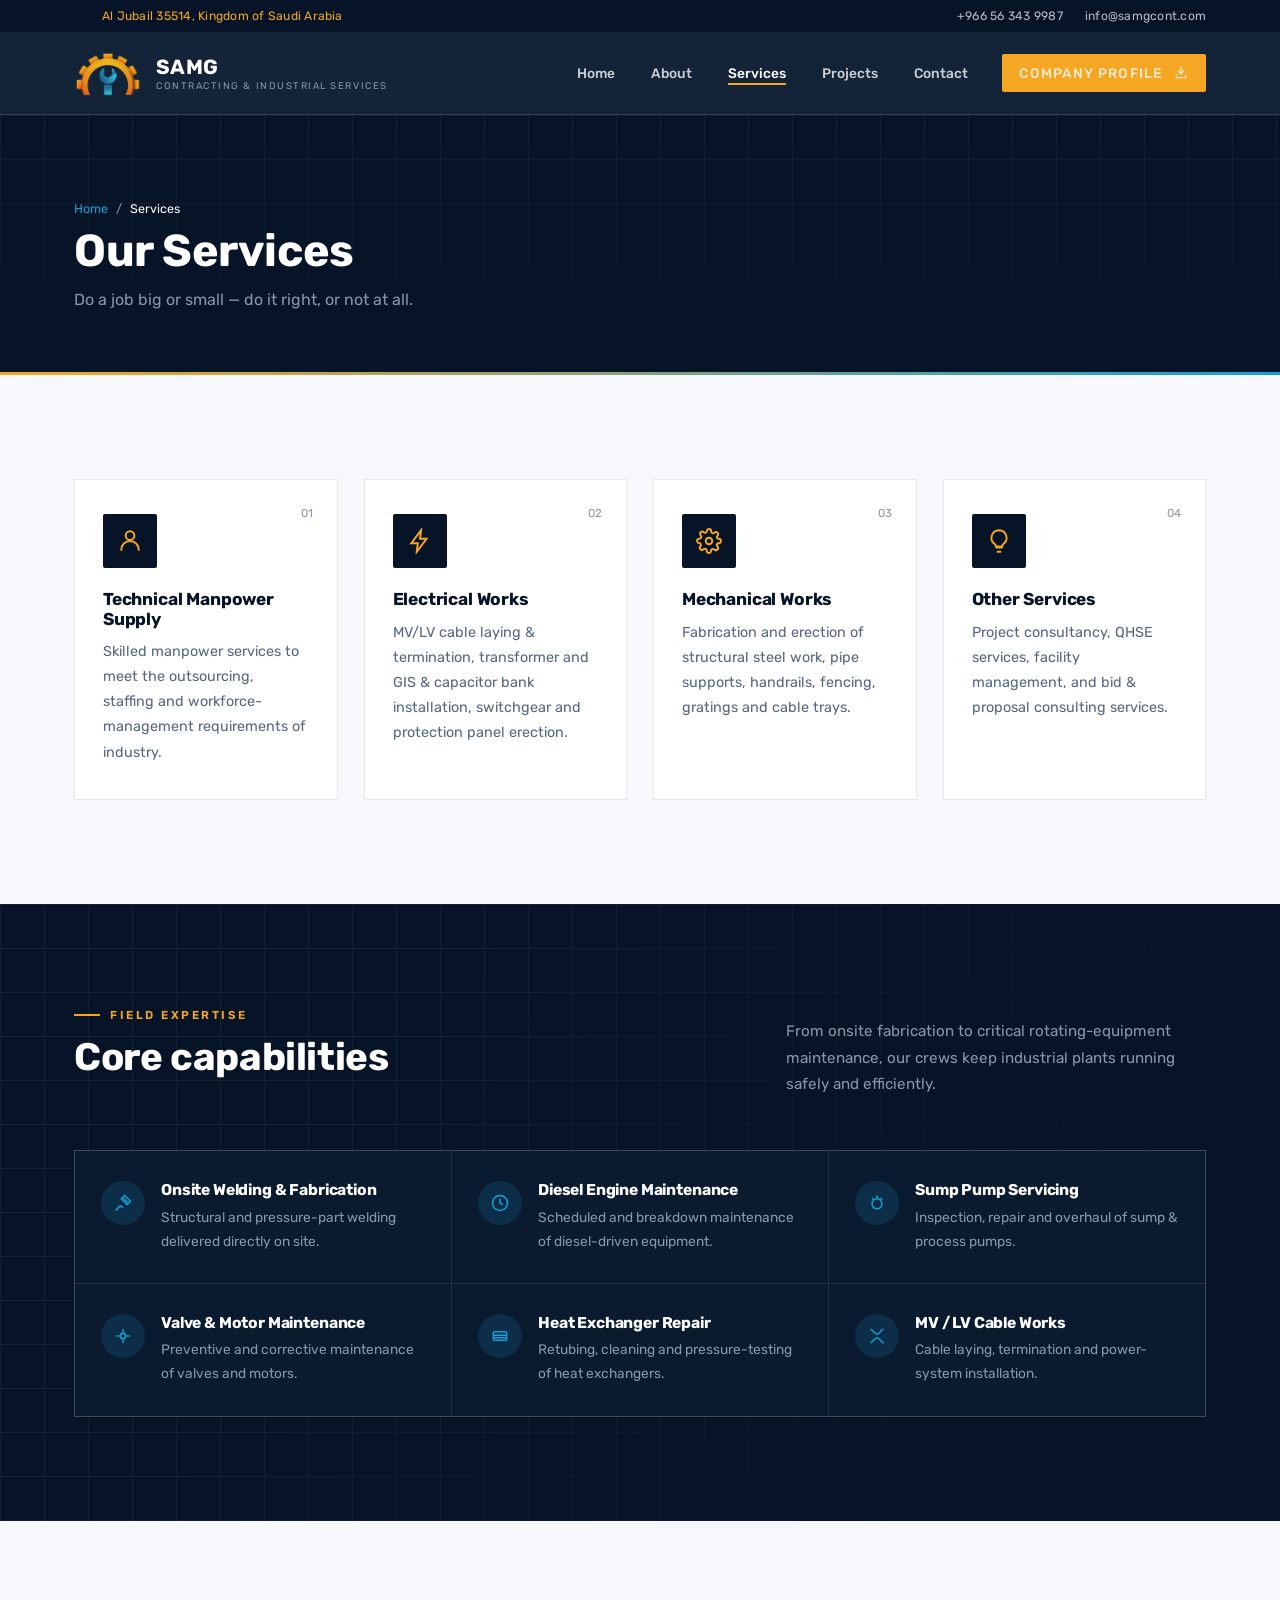
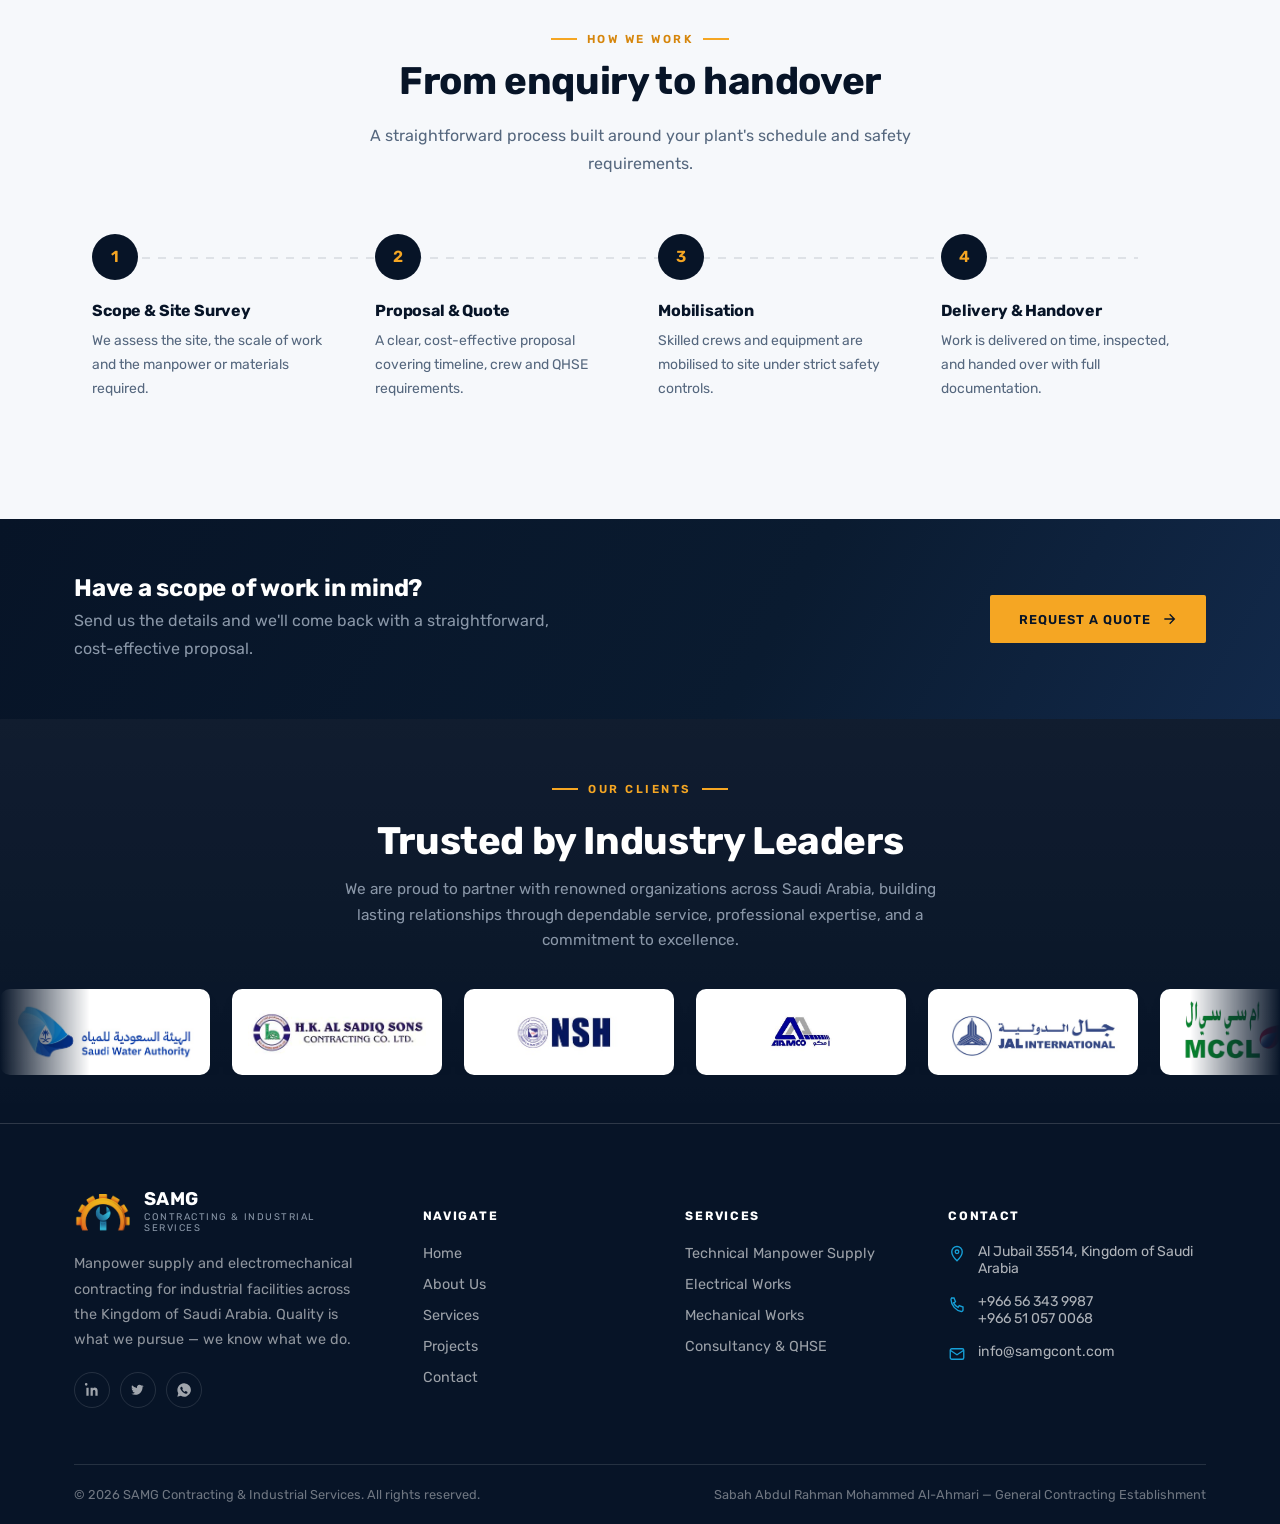
<file: services.html>
<!doctype html>
<html lang="en">

<head>
  <meta charset="UTF-8">
  <meta name="viewport" content="width=device-width, initial-scale=1.0">
  <title>Services | SAMG Contracting & Industrial Services</title>
  <meta name="description"
    content="SAMG's core service lines: technical manpower supply, electrical works, mechanical works, and project consultancy.">
  <link rel="icon" href="img/assets/favicon.png" type="image/png">
  <link rel="preconnect" href="https://fonts.googleapis.com">
  <link
    href="https://fonts.googleapis.com/css2?family=Rubik:wght@400;500;600;700&family=JetBrains+Mono:wght@500;600&display=swap"
    rel="stylesheet">
  <link rel="stylesheet" href="css/style.css">
</head>

<body>
  <div class="topbar">
    <div class="container">
      <div class="topbar-links">
        <span><svg viewBox="0 0 24 24" fill="none" stroke="currentColor" stroke-width="1.8">
            <path d="M12 21s7-6.5 7-12a7 7 0 10-14 0c0 5.5 7 12 7 12z" />
            <circle cx="12" cy="9" r="2.4" />
          </svg></span>
        <span style="display:inline-flex;align-items:center;gap:6px;">Al Jubail 35514, Kingdom of Saudi Arabia</span>
      </div>
      <div class="topbar-links">
        <a href="tel:+966563439987">+966 56 343 9987</a>
        <a href="mailto:info@samgcont.com">info@samgcont.com</a>
      </div>
    </div>
  </div>
  <header class="navbar">
    <div class="container">
      <a href="index.html" class="brand">
        <img src="img/assets/logo.png" alt="samg_logo" class="brand-logo">
        <div>
          <div class="brand-word">SAM<span>G</span></div>
          <div class="brand-sub">Contracting &amp; Industrial Services</div>
        </div>
      </a>
      <nav class="nav-links">
        <a href="index.html">Home</a>
        <a href="about.html">About</a>
        <a href="services.html" class="active">Services</a>
        <a href="projects.html">Projects</a>
        <a href="contact.html">Contact</a>

        <a href="img/assets/SAMG_Company_Profile.pdf" class="btn btn-amber nav-cta" download="SAMG_Company_Profile.pdf"
          target="_blank">Company Profile <svg viewBox="0 0 24 24" fill="none" stroke="currentColor" stroke-width="2"
            stroke-linecap="round" stroke-linejoin="round">
            <path d="M12 3v10" />
            <path d="M8 9l4 4 4-4" />
            <path d="M5 15v4h14v-4" />
          </svg></a>
      </nav>
      <button class="nav-toggle" aria-label="Toggle menu"><span></span><span></span><span></span></button>
    </div>
  </header>

  <section class="page-head">
    <div class="hero-grid"></div>
    <div class="container page-head-inner">
      <div class="crumb"><a href="index.html">Home</a> <span>/</span> <span style="color:#fff;">Services</span></div>
      <h1>Our Services</h1>
      <p style="color:var(--slate-light);max-width:560px;margin:0;">Do a job big or small &mdash; do it right, or not at
        all.</p>
    </div>
  </section>
  <div class="rule"></div>

  <section class="section">
    <div class="container">
      <div class="services-grid">
        <div class="service-card reveal" id="manpower"><span class="service-idx">01</span>
          <div class="service-icon"><svg viewBox="0 0 24 24" fill="none" stroke="currentColor" stroke-width="1.8">
              <circle cx="12" cy="7" r="4" />
              <path d="M4 21v-1a8 8 0 0116 0v1" />
            </svg></div>
          <h3>Technical Manpower Supply</h3>
          <p>Skilled manpower services to meet the outsourcing, staffing and workforce-management requirements of
            industry.</p>
        </div>
        <div class="service-card reveal" id="electrical"><span class="service-idx">02</span>
          <div class="service-icon"><svg viewBox="0 0 24 24" fill="none" stroke="currentColor" stroke-width="1.8">
              <path d="M13 2L4 14h6l-1 8 9-12h-6z" />
            </svg></div>
          <h3>Electrical Works</h3>
          <p>MV/LV cable laying &amp; termination, transformer and GIS &amp; capacitor bank installation, switchgear and
            protection panel erection.</p>
        </div>
        <div class="service-card reveal" id="mechanical"><span class="service-idx">03</span>
          <div class="service-icon"><svg viewBox="0 0 24 24" fill="none" stroke="currentColor" stroke-width="1.8">
              <circle cx="12" cy="12" r="3" />
              <path
                d="M19.4 15a1.7 1.7 0 00.3 1.9l.1.1a2 2 0 11-2.9 2.9l-.1-.1a1.7 1.7 0 00-1.9-.3 1.7 1.7 0 00-1 1.6V21a2 2 0 11-4 0v-.1a1.7 1.7 0 00-1-1.6 1.7 1.7 0 00-1.9.3l-.1.1a2 2 0 11-2.9-2.9l.1-.1a1.7 1.7 0 00.3-1.9 1.7 1.7 0 00-1.6-1H3a2 2 0 110-4h.1a1.7 1.7 0 001.6-1 1.7 1.7 0 00-.3-1.9l-.1-.1a2 2 0 112.9-2.9l.1.1a1.7 1.7 0 001.9.3H9a1.7 1.7 0 001-1.6V3a2 2 0 114 0v.1a1.7 1.7 0 001 1.6 1.7 1.7 0 001.9-.3l.1-.1a2 2 0 112.9 2.9l-.1.1a1.7 1.7 0 00-.3 1.9V9a1.7 1.7 0 001.6 1H21a2 2 0 110 4h-.1a1.7 1.7 0 00-1.6 1z" />
            </svg></div>
          <h3>Mechanical Works</h3>
          <p>Fabrication and erection of structural steel work, pipe supports, handrails, fencing, gratings and cable
            trays.</p>
        </div>
        <div class="service-card reveal" id="other"><span class="service-idx">04</span>
          <div class="service-icon"><svg viewBox="0 0 24 24" fill="none" stroke="currentColor" stroke-width="1.8">
              <path d="M9 18h6M10 22h4M12 2a7 7 0 00-4 12.7c.6.5 1 1.3 1 2.1v.2h6v-.2c0-.8.4-1.6 1-2.1A7 7 0 0012 2z" />
            </svg></div>
          <h3>Other Services</h3>
          <p>Project consultancy, QHSE services, facility management, and bid &amp; proposal consulting services.</p>
        </div>
      </div>
    </div>
  </section>

  <section class="capabilities section">
    <div class="hero-grid"></div>
    <div class="container" style="position:relative;z-index:2;">
      <div class="head-row reveal">
        <div>
          <div class="eyebrow on-dark">Field Expertise</div>
          <h2 style="color:#fff;">Core capabilities</h2>
        </div>
        <p style="color:var(--slate-light);">From onsite fabrication to critical rotating-equipment maintenance, our
          crews keep industrial plants running safely and efficiently.</p>
      </div>
      <div class="cap-grid reveal">
        <div class="cap-item">
          <div class="cap-icon"><svg viewBox="0 0 24 24" fill="none" stroke="currentColor" stroke-width="1.8">
              <path d="M3 21l6-6M14 3l7 7-4 4-7-7z" />
              <path d="M9 15l3 3M12 6l6 6" />
            </svg></div>
          <div>
            <h4>Onsite Welding &amp; Fabrication</h4>
            <p>Structural and pressure-part welding delivered directly on site.</p>
          </div>
        </div>
        <div class="cap-item">
          <div class="cap-icon"><svg viewBox="0 0 24 24" fill="none" stroke="currentColor" stroke-width="1.8">
              <circle cx="12" cy="12" r="9" />
              <path d="M12 7v5l3.5 2" />
            </svg></div>
          <div>
            <h4>Diesel Engine Maintenance</h4>
            <p>Scheduled and breakdown maintenance of diesel-driven equipment.</p>
          </div>
        </div>
        <div class="cap-item">
          <div class="cap-icon"><svg viewBox="0 0 24 24" fill="none" stroke="currentColor" stroke-width="1.8">
              <circle cx="12" cy="13" r="6" />
              <path d="M12 3v4M6 6l2.5 2.5M18 6l-2.5 2.5" />
            </svg></div>
          <div>
            <h4>Sump Pump Servicing</h4>
            <p>Inspection, repair and overhaul of sump &amp; process pumps.</p>
          </div>
        </div>
        <div class="cap-item">
          <div class="cap-icon"><svg viewBox="0 0 24 24" fill="none" stroke="currentColor" stroke-width="1.8">
              <circle cx="12" cy="12" r="3.2" />
              <path d="M4 12h4M16 12h4M12 4v4M12 16v4" />
            </svg></div>
          <div>
            <h4>Valve &amp; Motor Maintenance</h4>
            <p>Preventive and corrective maintenance of valves and motors.</p>
          </div>
        </div>
        <div class="cap-item">
          <div class="cap-icon"><svg viewBox="0 0 24 24" fill="none" stroke="currentColor" stroke-width="1.8">
              <rect x="4" y="7" width="16" height="10" rx="1" />
              <path d="M4 11h16M4 14h16" />
            </svg></div>
          <div>
            <h4>Heat Exchanger Repair</h4>
            <p>Retubing, cleaning and pressure-testing of heat exchangers.</p>
          </div>
        </div>
        <div class="cap-item">
          <div class="cap-icon"><svg viewBox="0 0 24 24" fill="none" stroke="currentColor" stroke-width="1.8">
              <path d="M4 4c4 0 4 6 8 6s4-6 8-6M4 20c4 0 4-6 8-6s4 6 8 6" />
            </svg></div>
          <div>
            <h4>MV / LV Cable Works</h4>
            <p>Cable laying, termination and power-system installation.</p>
          </div>
        </div>
      </div>
    </div>
  </section>

  <section class="section">
    <div class="container">
      <div class="center-head reveal">
        <div class="eyebrow" style="justify-content:center;">How We Work</div>
        <h2>From enquiry to handover</h2>
        <p>A straightforward process built around your plant's schedule and safety requirements.</p>
      </div>
      <div class="process reveal">
        <div class="p-step">
          <div class="p-num">1</div>
          <h4>Scope &amp; Site Survey</h4>
          <p>We assess the site, the scale of work and the manpower or materials required.</p>
        </div>
        <div class="p-step">
          <div class="p-num">2</div>
          <h4>Proposal &amp; Quote</h4>
          <p>A clear, cost-effective proposal covering timeline, crew and QHSE requirements.</p>
        </div>
        <div class="p-step">
          <div class="p-num">3</div>
          <h4>Mobilisation</h4>
          <p>Skilled crews and equipment are mobilised to site under strict safety controls.</p>
        </div>
        <div class="p-step">
          <div class="p-num">4</div>
          <h4>Delivery &amp; Handover</h4>
          <p>Work is delivered on time, inspected, and handed over with full documentation.</p>
        </div>
      </div>
    </div>
  </section>

  <section class="cta-banner">
    <div class="container">
      <div class="reveal">
        <h3>Have a scope of work in mind?</h3>
        <p>Send us the details and we'll come back with a straightforward, cost-effective proposal.</p>
      </div>
      <a href="contact.html" class="btn btn-amber reveal">Request a Quote <svg viewBox="0 0 24 24" fill="none"
          stroke="currentColor" stroke-width="2">
          <path d="M5 12h14M13 5l7 7-7 7" />
        </svg></a>
    </div>
  </section>
  <footer>
    <div class="client-marquee" aria-label="Our clients">
      <div class="container">
        <div class="center-head reveal">
          <div class="eyebrow on-dark">Our Clients</div>
          <h2>Trusted by Industry Leaders</h2>
          <p>We are proud to partner with renowned organizations across Saudi Arabia, building lasting relationships through dependable service, professional expertise, and a commitment to excellence.</p>
        </div>
      </div>
      <div class="client-viewport">
        <div class="client-track">
          <div class="client-row">
            <div class="client-logo"><img src="img/clients/client_logo_1.jpeg" alt="Client logo 1"></div>
            <div class="client-logo"><img src="img/clients/client_logo_2.jpeg" alt="Client logo 2"></div>
            <div class="client-logo"><img src="img/clients/client_logo_3.jpeg" alt="Client logo 3"></div>
            <div class="client-logo"><img src="img/clients/client_logo_4.jpeg" alt="Client logo 4"></div>
            <div class="client-logo"><img src="img/clients/client_logo_5.jpeg" alt="Client logo 5"></div>
            <div class="client-logo"><img src="img/clients/client_logo_6.png" alt="Client logo 6"></div>
            <div class="client-logo"><img src="img/clients/client_logo_7.png" alt="Client logo 7"></div>
            <div class="client-logo"><img src="img/clients/client_logo_8.jpeg" alt="Client logo 8"></div>
            <div class="client-logo"><img src="img/clients/client_logo_9.png" alt="Client logo 9"></div>
          </div>
          <div class="client-row" aria-hidden="true">
            <div class="client-logo"><img src="img/clients/client_logo_1.jpeg" alt=""></div>
            <div class="client-logo"><img src="img/clients/client_logo_2.jpeg" alt=""></div>
            <div class="client-logo"><img src="img/clients/client_logo_3.jpeg" alt=""></div>
            <div class="client-logo"><img src="img/clients/client_logo_4.jpeg" alt=""></div>
            <div class="client-logo"><img src="img/clients/client_logo_5.jpeg" alt=""></div>
            <div class="client-logo"><img src="img/clients/client_logo_6.png" alt=""></div>
            <div class="client-logo"><img src="img/clients/client_logo_7.png" alt=""></div>
            <div class="client-logo"><img src="img/clients/client_logo_8.jpeg" alt=""></div>
            <div class="client-logo"><img src="img/clients/client_logo_9.png" alt=""></div>
          </div>
        </div>
      </div>
    </div>
    <div class="container">
      <div class="footer-grid">
        <div class="footer-about">
          <div class="footer-brand">
            <img src="img/assets/logo.png" alt="samg_logo" class="footer-brand-logo">
            <div>
              <div class="brand-word">SAM<span>G</span></div>
              <div class="brand-sub">Contracting &amp; Industrial Services</div>
            </div>
          </div>
          <p>Manpower supply and electromechanical contracting for industrial facilities across the Kingdom of Saudi
            Arabia. Quality is what we pursue — we know what we do.</p>
          <div class="social-row">
            <a href="#" aria-label="LinkedIn"><svg viewBox="0 0 24 24" fill="currentColor">
                <path
                  d="M6.94 8.5H3.56V20.5H6.94V8.5ZM5.25 3.5A1.97 1.97 0 103.28 5.47 1.96 1.96 0 005.25 3.5ZM20.44 20.5H17.06V14.4C17.06 12.8 16.4 12 15.2 12A1.9 1.9 0 0013.2 13.9V20.5H9.83V8.5H13.2V10.1A3.72 3.72 0 0116.2 8.3C18.44 8.3 20.44 9.7 20.44 13V20.5Z" />
              </svg></a>
            <a href="#" aria-label="Twitter"><svg viewBox="0 0 24 24" fill="currentColor">
                <path
                  d="M20 5.9c-.7.3-1.4.5-2.2.6a3.8 3.8 0 001.7-2.1c-.8.4-1.6.8-2.5 1a3.8 3.8 0 00-6.5 3.5A10.8 10.8 0 013 4.9a3.8 3.8 0 001.2 5.1c-.6 0-1.2-.2-1.7-.5v.1a3.8 3.8 0 003 3.8 3.8 3.8 0 01-1.7.1 3.8 3.8 0 003.6 2.7A7.7 7.7 0 012 17.6a10.8 10.8 0 005.9 1.7c7 0 10.9-5.9 10.9-11v-.5c.8-.5 1.4-1.2 1.9-2z" />
              </svg></a>
            <a href="https://wa.me/966563439987" aria-label="WhatsApp" target="_blank"><svg viewBox="0 0 24 24" fill="currentColor">
                <path
                  d="M12 2a10 10 0 00-8.6 15L2 22l5.2-1.4A10 10 0 1012 2zm5.7 14.3c-.2.6-1.3 1.2-1.8 1.2-.5.1-1 .1-3.3-.7a11.6 11.6 0 01-4.8-4.3c-1-1.3-1.4-2.4-1.4-3 0-.7.5-1.6 1-2a1.1 1.1 0 01.8-.4h.5c.2 0 .4 0 .6.5l.8 2c.1.2.1.4 0 .6l-.4.6c-.1.2-.2.3-.1.5.5 1 1.2 1.8 2 2.4.8.6 1.2.8 1.4.9.2.1.4.1.5-.1l.7-.9c.2-.2.4-.2.6-.1l1.8 1c.2.1.4.2.4.4.1.2.1.8-.1 1.4z" />
              </svg></a>
          </div>
        </div>
        <div>
          <h5>Navigate</h5>
          <ul class="footer-links">
            <li><a href="index.html">Home</a></li>
            <li><a href="about.html">About Us</a></li>
            <li><a href="services.html">Services</a></li>
            <li><a href="projects.html">Projects</a></li>
            <li><a href="contact.html">Contact</a></li>
          </ul>
        </div>
        <div>
          <h5>Services</h5>
          <ul class="footer-links">
            <li><a href="services.html#manpower">Technical Manpower Supply</a></li>
            <li><a href="services.html#electrical">Electrical Works</a></li>
            <li><a href="services.html#mechanical">Mechanical Works</a></li>
            <li><a href="services.html#other">Consultancy &amp; QHSE</a></li>
          </ul>
        </div>
        <div>
          <h5>Contact</h5>
          <ul class="footer-contact">
            <li><svg viewBox="0 0 24 24" fill="none" stroke="currentColor" stroke-width="1.8">
                <path d="M12 21s7-6.5 7-12a7 7 0 10-14 0c0 5.5 7 12 7 12z" />
                <circle cx="12" cy="9" r="2.4" />
              </svg><span>Al Jubail 35514, Kingdom of Saudi Arabia</span></li>
            <li><svg viewBox="0 0 24 24" fill="none" stroke="currentColor" stroke-width="1.8">
                <path d="M4 4h4l2 5-2.5 1.5a12 12 0 006 6L15 14l5 2v4a2 2 0 01-2.2 2A17 17 0 014 6.2 2 2 0 016 4z" />
              </svg><span>+966 56 343 9987<br>+966 51 057 0068</span></li>
            <li><svg viewBox="0 0 24 24" fill="none" stroke="currentColor" stroke-width="1.8">
                <rect x="3" y="5" width="18" height="14" rx="2" />
                <path d="M3 7l9 6 9-6" />
              </svg><span>info@samgcont.com</span></li>
          </ul>
        </div>
      </div>
      <div class="footer-bottom">
        <span>&copy; <span id="year"></span> SAMG Contracting &amp; Industrial Services. All rights reserved.</span>
        <span>Sabah Abdul Rahman Mohammed Al-Ahmari — General Contracting Establishment</span>
      </div>
    </div>
  </footer>
  <div class="to-top" aria-label="Back to top"><svg viewBox="0 0 24 24" fill="none" stroke="currentColor"
      stroke-width="2">
      <path d="M12 19V5M5 12l7-7 7 7" />
    </svg></div>
  <script>document.getElementById('year').textContent = new Date().getFullYear();</script>
  <script src="js/main.js"></script>
</body>

</html>
</file>
<file: css/style.css>
/* ============================================================
   SAMG · Contracting & Industrial Services
   Design tokens
   ============================================================ */
:root{
  --navy-deep:   #071427;
  --navy:        #0A1B30;
  --navy-soft:   #12294A;
  --paper:       #F6F8FB;
  --paper-2:     #ECF0F5;
  --ink:         #0E1D33;
  --slate:       #55677E;
  --slate-light: #8A97A8;
  --amber:       #F5A623;
  --amber-deep:  #D6860C;
  --teal:        #16A0D8;
  --teal-deep:   #0E7FAE;
  --line:        rgba(14,29,51,0.10);
  --line-dark:   rgba(255,255,255,0.12);

  --font-display: "Rubik", sans-serif;
  --font-body:    "Rubik", sans-serif;
  --font-mono:    "Rubik", sans-serif;
  /* --font-mono:    "JetBrains Mono", "Courier New", monospace; */
}

*{box-sizing:border-box;}
html{scroll-behavior:smooth;}
body{
  margin:0;
  font-family:var(--font-body);
  color:var(--ink);
  background:var(--paper);
  -webkit-font-smoothing:antialiased;
  overflow-x:hidden;
}
img{max-width:100%;display:block;}
a{text-decoration:none;color:inherit;}
ul{list-style:none;margin:0;padding:0;}
h1,h2,h3,h4{
  font-family:var(--font-display);
  font-weight:700;
  line-height:1.12;
  margin:0 0 .5em;
  color:var(--navy-deep);
  letter-spacing:-0.01em;
}
p{margin:0 0 1em;color:var(--slate);line-height:1.75;}
.container{width:100%;max-width:1180px;margin:0 auto;padding:0 24px;}

/* -------------------- eyebrow / labels -------------------- */
.eyebrow{
  font-family:var(--font-mono);
  font-size:.72rem;
  letter-spacing:.22em;
  text-transform:uppercase;
  color:var(--amber-deep);
  display:flex;
  align-items:center;
  gap:10px;
  margin-bottom:14px;
  font-weight:600;
}
.eyebrow::before{
  content:"";
  width:26px;height:2px;
  background:var(--amber);
  display:inline-block;
}
.eyebrow.on-dark{color:var(--amber);}
.center-head .eyebrow{
  display:inline-flex;
  justify-content:center;
}
.center-head .eyebrow::after{
  content:"";
  width:26px;height:2px;
  background:var(--amber);
  display:inline-block;
}

.section{padding:104px 0;}
.section-tight{padding:72px 0;}
@media(max-width:780px){
  .section{padding:64px 0;}
  .section-tight{padding:48px 0;}
}

/* -------------------- buttons -------------------- */
.btn{
  display:inline-flex;
  align-items:center;
  gap:10px;
  font-family:var(--font-mono);
  font-size:.8rem;
  letter-spacing:.08em;
  text-transform:uppercase;
  font-weight:600;
  padding:15px 28px;
  border-radius:2px;
  border:1.5px solid transparent;
  cursor:pointer;
  transition:all .25s ease;
  white-space:nowrap;
}
.btn-amber{background:var(--amber);color:var(--navy-deep);}
.btn-amber:hover{background:var(--amber-deep);transform:translateY(-2px);}
.btn-outline{border-color:rgba(255,255,255,.35);color:#fff;}
.btn-outline:hover{border-color:#fff;background:rgba(255,255,255,.08);}
.btn-outline-dark{border-color:var(--navy);color:var(--navy-deep);}
.btn-outline-dark:hover{background:var(--navy-deep);color:#fff;}
.btn svg{width:16px;height:16px;transition:transform .25s ease;}
.btn:hover svg{transform:translateX(4px);}

/* -------------------- topbar + nav -------------------- */
.topbar{
  background:var(--navy-deep);
  color:rgba(255,255,255,.72);
  font-family:var(--font-mono);
  font-size:.76rem;
  letter-spacing:.02em;
}
.topbar .container{
  display:flex;justify-content:space-between;align-items:center;
  padding-top:9px;padding-bottom:9px;
  flex-wrap:wrap; gap:8px;
}
.topbar a{color:rgba(255,255,255,.72);}
.topbar-links{display:flex;gap:22px;}
.topbar-links span{color:var(--amber);margin-right:6px;}

.navbar{
  position:sticky;top:0;z-index:200;
  background:rgba(10,27,48,.96);
  backdrop-filter:blur(8px);
  border-bottom:1px solid var(--line-dark);
}
.navbar .container{
  display:flex;align-items:center;justify-content:space-between;
  height:82px;
}
.brand{display:flex;align-items:center;gap:12px;}
.brand-mark{width:42px;height:42px;flex:none;}
.brand-word{
  font-family:var(--font-display);
  font-weight:700;font-size:1.28rem;letter-spacing:.02em;
  color:#fff;
}
.brand-logo{width:70px;flex:none;}
/* .brand-word span{color:var(--teal);} */
.brand-sub{
  font-family:var(--font-mono);
  font-size:.6rem;letter-spacing:.16em;
  color:var(--slate-light);text-transform:uppercase;
  margin-top:1px;
}
.nav-links{display:flex;align-items:center;gap:4px;}
.nav-links a{
  color:rgba(255,255,255,.78);
  font-size:.86rem;font-weight:500;
  padding:10px 16px;border-radius:2px;
  position:relative;
  transition:color .2s ease;
}
.nav-links a:hover, .nav-links a.active{color:#fff;}
.nav-links a.active::after{
  content:"";position:absolute;left:16px;right:16px;bottom:6px;height:2px;background:var(--amber);
}
.nav-cta{margin-left:14px;}
.nav-toggle{display:none;background:none;border:0;cursor:pointer;padding:8px;}
.nav-toggle span{display:block;width:24px;height:2px;background:#fff;margin:5px 0;transition:.25s;}

@media(max-width:980px){
  .nav-links{
    position:fixed;inset:82px 0 0 0;
    background:var(--navy-deep);
    flex-direction:column;align-items:flex-start;
    padding:20px 28px;gap:2px;
    transform:translateY(100%);
    transition:transform .3s ease;
    overflow-y:auto;
    height:calc(100vh - 82px);
  }
  .nav-links.open{transform:translateY(0);}
  .nav-links a{width:100%;padding:14px 6px;border-bottom:1px solid var(--line-dark);}
  .nav-cta{margin:14px 0 0;}
  .nav-toggle{display:block;}
  .topbar-links{gap:14px;}
}

/* -------------------- hero -------------------- */
.hero{
  position:relative;
  background:
    linear-gradient(120deg, rgba(7,20,39,.92) 10%, rgba(7,20,39,.72) 55%, rgba(7,20,39,.4) 100%),
    var(--navy-deep);
  color:#fff;
  overflow:hidden;
}
.hero-grid{
  position:absolute;inset:0;
  background-image:
    linear-gradient(rgba(255,255,255,.05) 1px, transparent 1px),
    linear-gradient(90deg, rgba(255,255,255,.05) 1px, transparent 1px);
  background-size:44px 44px;
  mask-image:linear-gradient(120deg, #000 30%, transparent 85%);
}
.hero-glow{
  position:absolute;right:-10%;top:-20%;width:60%;height:140%;
  background:radial-gradient(closest-side, rgba(22,160,216,.22), transparent 70%);
  pointer-events:none;
}
.hero-inner{
  position:relative;z-index:2;
  padding:132px 0 118px;
  max-width:760px;
}
.hero-tag{
  font-family:var(--font-mono);font-size:.76rem;letter-spacing:.2em;
  text-transform:uppercase;color:var(--amber);
  display:inline-flex;align-items:center;gap:10px;
  border:1px solid rgba(245,166,35,.4);
  padding:8px 16px;border-radius:2px;margin-bottom:26px;
}
.hero h1{
  font-size:clamp(2.4rem, 5vw, 3.9rem);
  color:#fff;margin-bottom:22px;
}
.hero h1 em{
  font-style:normal;color:var(--teal);
}
.hero p.lead{
  color:rgba(255,255,255,.68);
  font-size:1.08rem;max-width:560px;margin-bottom:36px;
}
.hero-cta{display:flex;gap:16px;flex-wrap:wrap;margin-bottom:64px;}
.hero-stats{
  display:grid;grid-template-columns:repeat(4,1fr);
  border-top:1px solid var(--line-dark);
  padding-top:30px;max-width:640px;gap:20px;
}
.hero-stat b{
  display:block;font-family:var(--font-display);font-size:1.7rem;color:#fff;
}
.hero-stat span{
  font-family:var(--font-mono);font-size:.68rem;letter-spacing:.08em;
  text-transform:uppercase;color:var(--slate-light);
}
@media(max-width:700px){
  .hero-stats{grid-template-columns:repeat(2,1fr);row-gap:26px;}
  .hero-inner{padding:90px 0 70px;}
}

/* thin gradient rule used as a section divider */
.rule{height:3px;background:linear-gradient(90deg,var(--amber),var(--teal));}

/* -------------------- pill / breadcrumb page header (inner pages) -------------------- */
.page-head{
  position:relative;background:var(--navy-deep);color:#fff;
  padding:76px 0 58px;overflow:hidden;
}
.page-head .hero-grid{mask-image:linear-gradient(180deg,#000 0%, transparent 100%);}
.page-head h1{color:#fff;font-size:clamp(2rem,3.6vw,2.8rem);margin-bottom:10px;}
.crumb{
  font-family:var(--font-mono);font-size:.78rem;color:var(--slate-light);
  display:flex;gap:8px;align-items:center;position:relative;z-index:2;margin:10px 0px;
}
.crumb a{color:var(--teal);}
.page-head-inner{position:relative;z-index:2;}

/* -------------------- about section -------------------- */
.about-grid{
  display:grid;grid-template-columns:1fr 1fr;gap:64px;align-items:center;
}
.about-media{position:relative;}
.about-frame{
  border:2px solid var(--amber);
  position:absolute;inset:22px -22px -22px 22px;
  z-index:0;
}
.about-photo{
  position:relative;z-index:1;
  border-radius:2px;overflow:hidden;
  box-shadow:0 24px 50px -20px rgba(7,20,39,.4);
}
.badge-float{
  position:absolute;z-index:2;left:-28px;bottom:-28px;
  background:var(--navy-deep);color:#fff;
  padding:22px 26px;border-radius:2px;
  box-shadow:0 20px 40px -16px rgba(7,20,39,.5);
  min-width:170px;
}
.badge-float b{font-family:var(--font-display);font-size:1.9rem;color:var(--teal);display:block;}
.badge-float span{font-family:var(--font-mono);font-size:.68rem;letter-spacing:.06em;color:var(--slate-light);text-transform:uppercase;}
@media(max-width:900px){
  .about-grid{grid-template-columns:1fr;gap:56px;}
  .about-frame{display:none;}
  .badge-float{left:16px;bottom:-24px;}
}

.check-list{margin:26px 0;}
.check-list li{
  display:flex;gap:12px;align-items:flex-start;
  padding:10px 0;color:var(--ink);font-weight:500;
  border-bottom:1px dashed var(--line);
}
.check-list li:last-child{border-bottom:0;}
.check-list svg{flex:none;width:18px;height:18px;color:var(--teal);margin-top:3px;}

/* -------------------- pillar / feature cards -------------------- */
.pillars{display:grid;grid-template-columns:repeat(4,1fr);gap:1px;background:var(--line);border:1px solid var(--line);}
.pillar{background:var(--paper);padding:32px 26px;position:relative;}
.pillar .num{
  font-family:var(--font-mono);font-size:.72rem;color:var(--slate-light);
  position:absolute;top:24px;right:24px;
}
.pillar h4{font-size:1.02rem;margin-bottom:8px;}
.pillar p{font-size:.9rem;margin:0;}
.pillar-bar{width:32px;height:3px;background:var(--amber);margin-bottom:18px;}
.pillar:nth-child(2) .pillar-bar{background:var(--teal);}
.pillar:nth-child(3) .pillar-bar{background:var(--navy);}
.pillar:nth-child(4) .pillar-bar{background:var(--amber-deep);}
@media(max-width:900px){.pillars{grid-template-columns:1fr 1fr;}}
@media(max-width:560px){.pillars{grid-template-columns:1fr;}}

/* -------------------- section heading -------------------- */
.head-row{
  display:flex;justify-content:space-between;align-items:flex-end;
  gap:32px;margin-bottom:52px;
}
.head-row h2{font-size:clamp(1.7rem,3vw,2.4rem);max-width:560px;}
.head-row p{max-width:420px;margin:0;font-size:.95rem;}
.center-head{text-align:center;max-width:640px;margin:0 auto 56px;}
.center-head h2{font-size:clamp(1.7rem,3vw,2.4rem);}
@media(max-width:780px){.head-row{flex-direction:column;align-items:flex-start;}}

/* -------------------- service cards -------------------- */
.services-grid{display:grid;grid-template-columns:repeat(4,1fr);gap:26px;}
.service-card{
  background:#fff;border:1px solid var(--line);
  padding:34px 28px;position:relative;
  transition:transform .25s ease, box-shadow .25s ease, border-color .25s ease;
}
.service-card:hover{
  transform:translateY(-6px);
  box-shadow:0 24px 44px -24px rgba(7,20,39,.28);
  border-color:transparent;
}
.service-icon{
  width:54px;height:54px;border-radius:2px;
  display:flex;align-items:center;justify-content:center;
  background:var(--navy-deep);color:var(--amber);
  margin-bottom:22px;
}
.service-icon svg{width:26px;height:26px;}
.service-card h3{font-size:1.08rem;margin-bottom:10px;}
.service-card p{font-size:.9rem;margin-bottom:0;}
.service-idx{
  position:absolute;top:26px;right:24px;
  font-family:var(--font-mono);font-size:.72rem;color:var(--slate-light);
}
@media(max-width:1000px){.services-grid{grid-template-columns:1fr 1fr;}}
@media(max-width:560px){.services-grid{grid-template-columns:1fr;}}

/* -------------------- capability list (dark strip) -------------------- */
.capabilities{
  background:var(--navy-deep);color:#fff;position:relative;overflow:hidden;
}
.cap-grid{display:grid;grid-template-columns:repeat(3,1fr);gap:1px;background:var(--line-dark);border:1px solid var(--line-dark);position:relative;z-index:2;}
.cap-item{background:var(--navy);padding:30px 26px;display:flex;gap:16px;}
.cap-icon{
  width:44px;height:44px;flex:none;border-radius:50%;
  background:rgba(22,160,216,.14);color:var(--teal);
  display:flex;align-items:center;justify-content:center;
}
.cap-icon svg{width:20px;height:20px;}
.cap-item h4{color:#fff;font-size:.98rem;margin-bottom:6px;}
.cap-item p{color:var(--slate-light);font-size:.86rem;margin:0;}
@media(max-width:900px){.cap-grid{grid-template-columns:1fr 1fr;}}
@media(max-width:600px){.cap-grid{grid-template-columns:1fr;}}

/* -------------------- stats counter strip -------------------- */
.stats-strip{
  background:var(--paper-2);
  border-top:1px solid var(--line);border-bottom:1px solid var(--line);
}
.stats-row{display:grid;grid-template-columns:repeat(4,1fr);}
.stat{
  padding:44px 20px;text-align:center;border-right:1px solid var(--line);
}
.stat:last-child{border-right:0;}
.stat b{
  font-family:var(--font-display);font-size:2.4rem;color:var(--navy-deep);display:block;
}
.stat span{
  font-family:var(--font-mono);font-size:.7rem;letter-spacing:.1em;text-transform:uppercase;color:var(--slate);
}
@media(max-width:700px){
  .stats-row{grid-template-columns:1fr 1fr;}
  .stat{border-bottom:1px solid var(--line);}
}

/* -------------------- process / timeline -------------------- */
.process{display:grid;grid-template-columns:repeat(4,1fr);gap:0;position:relative;}
.process::before{
  content:"";position:absolute;top:23px;left:6%;right:6%;height:2px;
  background:repeating-linear-gradient(90deg, var(--line) 0 8px, transparent 8px 16px);
}
.p-step{padding:0 18px;position:relative;text-align:left;}
.p-num{
  width:46px;height:46px;border-radius:50%;
  background:var(--navy-deep);color:var(--amber);
  font-family:var(--font-mono);font-weight:600;
  display:flex;align-items:center;justify-content:center;
  margin-bottom:22px;position:relative;z-index:2;
}
.p-step h4{font-size:1rem;margin-bottom:8px;}
.p-step p{font-size:.87rem;}
@media(max-width:900px){.process{grid-template-columns:1fr 1fr;row-gap:40px;}.process::before{display:none;}}
@media(max-width:560px){.process{grid-template-columns:1fr;}}

/* -------------------- quote / CTA banner -------------------- */
.cta-banner{
  background:linear-gradient(120deg, var(--navy-deep), var(--navy) 60%, var(--navy-soft));
  color:#fff;position:relative;overflow:hidden;
}
.cta-banner .container{
  display:flex;justify-content:space-between;align-items:center;gap:30px;flex-wrap:wrap;
  padding:56px 24px;
}
.cta-banner h3{color:#fff;font-size:1.5rem;margin-bottom:6px;max-width:520px;}
.cta-banner p{color:var(--slate-light);margin:0;max-width:480px;}

/* -------------------- values (about page) -------------------- */
.value-card{
  background:#fff;border:1px solid var(--line);border-left:3px solid var(--amber);
  padding:30px 30px;margin-bottom:20px;
  display:flex;gap:22px;
}
.value-card:nth-child(2){border-left-color:var(--teal);}
.value-card:nth-child(3){border-left-color:var(--navy);}
.value-icon{
  width:52px;height:52px;flex:none;border-radius:50%;
  background:var(--paper-2);display:flex;align-items:center;justify-content:center;color:var(--navy-deep);
}
.value-icon svg{width:24px;height:24px;}
.value-card h3{font-size:1.1rem;margin-bottom:8px;}
.value-card p{margin:0;font-size:.92rem;}

@media(max-width:900px){.value-card{flex-direction:column;align-items:flex-start;}.value-icon{margin-bottom:12px;}}

/* -------------------- client logo marquee -------------------- */
.client-marquee{
  padding:56px 0 48px;
  border-bottom:1px solid var(--line-dark);
  background:linear-gradient(180deg, rgba(255,255,255,.04), transparent);
}
.client-marquee .center-head{
  margin-bottom:36px;
}
.client-marquee .center-head h2{
  color:#fff;
  margin-top:10px;
  margin-bottom:14px;
}
.client-marquee .center-head p{
  color:var(--slate-light);
  max-width:680px;
  margin:0 auto;
  font-size:.96rem;
  line-height:1.65;
}
.client-marquee-label{
  margin:0 0 18px;
  text-align:center;
  font-family:var(--font-mono);
  font-size:.72rem;
  letter-spacing:.22em;
  text-transform:uppercase;
  color:var(--amber);
  font-weight:600;
}
.client-viewport{
  overflow:hidden;
  -webkit-mask-image:linear-gradient(90deg, transparent, #000 7%, #000 93%, transparent);
  mask-image:linear-gradient(90deg, transparent, #000 7%, #000 93%, transparent);
}
.client-track{
  display:flex;
  width:max-content;
  animation:client-scroll 42s linear infinite;
}
.client-viewport:hover .client-track{animation-play-state:paused;}
.client-row{
  display:flex;
  align-items:center;
  gap:22px;
  padding-right:22px;
}
.client-logo{
  flex:none;
  width:210px;
  height:86px;
  background:#fff;
  border-radius:10px;
  padding:12px 16px;
  display:flex;
  align-items:center;
  justify-content:center;
  box-shadow:0 8px 22px -16px rgba(0,0,0,.6);
}
.client-logo img{
  max-width:100%;
  max-height:62px;
  width:auto;
  height:auto;
  object-fit:contain;
}
@keyframes client-scroll{
  from{transform:translateX(0);}
  to{transform:translateX(-50%);}
}

/* -------------------- footer -------------------- */
footer{background:var(--navy-deep);color:rgba(255,255,255,.62);padding-top:0;}
.footer-grid{
  display:grid;grid-template-columns:1.4fr 1fr 1fr 1.2fr;gap:48px;
  padding:64px 0 56px;border-bottom:1px solid var(--line-dark);
}
.footer-about p{color:rgba(255,255,255,.55);font-size:.9rem;}
.footer-brand{display:flex;align-items:center;gap:10px;margin-bottom:18px;}
.footer-brand .brand-word{font-size:1.15rem;}
.footer-brand-logo{width:60px;flex:none;}
footer h5{
  color:#fff;font-family:var(--font-mono);font-size:.76rem;
  letter-spacing:.14em;text-transform:uppercase;margin-bottom:20px;
}
.footer-links li{margin-bottom:12px;}
.footer-links a{color:rgba(255,255,255,.6);font-size:.9rem;transition:color .2s;}
.footer-links a:hover{color:var(--amber);}
.footer-contact li{
  display:flex;gap:12px;margin-bottom:16px;font-size:.88rem;color:rgba(255,255,255,.68);
}
.footer-contact svg{flex:none;width:18px;height:18px;color:var(--teal);margin-top:2px;}
.social-row{display:flex;gap:10px;margin-top:20px;}
.social-row a{
  width:36px;height:36px;border:1px solid var(--line-dark);border-radius:50%;
  display:flex;align-items:center;justify-content:center;
  transition:.2s;
}
.social-row a:hover{background:var(--amber);border-color:var(--amber);color:var(--navy-deep);}
.social-row svg{width:16px;height:16px;}
.footer-bottom{
  display:flex;justify-content:space-between;align-items:center;
  padding:22px 0;font-size:.8rem;color:rgba(255,255,255,.42);flex-wrap:wrap;gap:10px;
}
@media(max-width:900px){.footer-grid{grid-template-columns:1fr 1fr;}}
@media(max-width:560px){.footer-grid{grid-template-columns:1fr;}}

/* -------------------- contact page -------------------- */
.contact-grid{display:grid;grid-template-columns:.9fr 1.1fr;gap:56px;}
.contact-card{
  background:#fff;border:1px solid var(--line);padding:26px 24px;margin-bottom:16px;
  display:flex;gap:18px;align-items:flex-start;
}
.contact-card .service-icon{margin-bottom:0;}
.contact-card h4{font-size:.98rem;margin-bottom:6px;}
.contact-card p{margin:0;font-size:.9rem;}
.form-wrap{background:#fff;border:1px solid var(--line);padding:42px;}
.form-row{display:grid;grid-template-columns:1fr 1fr;gap:18px;margin-bottom:18px;}
.form-field label{
  display:block;font-family:var(--font-mono);font-size:.7rem;
  letter-spacing:.08em;text-transform:uppercase;color:var(--slate);margin-bottom:8px;
}
.form-field input, .form-field textarea, .form-field select{
  width:100%;border:1px solid var(--line);border-radius:2px;
  padding:13px 14px;font-family:var(--font-body);font-size:.92rem;color:var(--ink);
  background:var(--paper);transition:border-color .2s;
}
.form-field input:focus, .form-field textarea:focus, .form-field select:focus{
  outline:none;border-color:var(--teal);background:#fff;
}
.form-field textarea{resize:vertical;min-height:130px;}
@media(max-width:900px){.contact-grid{grid-template-columns:1fr;}}
@media(max-width:560px){.form-row{grid-template-columns:1fr;}.form-wrap{padding:26px;}}
.map-frame{border:1px solid var(--line);height:340px;filter:grayscale(.3);}
.map-frame iframe{width:100%;height:100%;border:0;display:block;}

/* -------------------- project gallery cards -------------------- */
.proj-grid{display:grid;grid-template-columns:repeat(3,1fr);gap:26px;}
.proj-grid-4{grid-template-columns:repeat(4,1fr);}
.proj-card{
  background:#fff;border:1px solid var(--line);overflow:hidden;
  transition:transform .25s ease, box-shadow .25s ease;
}
.proj-card:hover{transform:translateY(-6px);box-shadow:0 24px 44px -24px rgba(7,20,39,.28);}
.proj-media{aspect-ratio:4/3;overflow:hidden;background:var(--paper-2);}
.proj-media img{width:100%;height:100%;object-fit:cover;transition:transform .5s ease;}
.proj-card:hover .proj-media img{transform:scale(1.06);}
.proj-body{padding:22px 22px 26px;}
.proj-tag{
  font-family:var(--font-mono);font-size:.66rem;letter-spacing:.1em;text-transform:uppercase;
  color:var(--teal-deep);display:inline-block;margin-bottom:10px;
}
.proj-card h3{font-size:1rem;margin-bottom:8px;}
.proj-card p{font-size:.86rem;margin:0;}
@media(max-width:1000px){.proj-grid, .proj-grid-4{grid-template-columns:1fr 1fr;}}
@media(max-width:600px){.proj-grid, .proj-grid-4{grid-template-columns:1fr;}}

/* -------------------- reveal-on-scroll -------------------- */
.reveal{opacity:0;transform:translateY(24px);transition:opacity .7s ease, transform .7s ease;}
.reveal.in{opacity:1;transform:translateY(0);}
@media (prefers-reduced-motion: reduce){
  .reveal{opacity:1;transform:none;transition:none;}
  html{scroll-behavior:auto;}
  .client-track{animation:none;}
  .client-viewport{overflow-x:auto;-webkit-mask-image:none;mask-image:none;}
  .client-row[aria-hidden="true"]{display:none;}
}

/* -------------------- back to top -------------------- */
.to-top{
  position:fixed;right:22px;bottom:22px;z-index:300;
  width:46px;height:46px;border-radius:50%;
  background:var(--amber);color:var(--navy-deep);
  display:flex;align-items:center;justify-content:center;
  box-shadow:0 12px 24px -8px rgba(0,0,0,.4);
  opacity:0;pointer-events:none;transform:translateY(10px);
  transition:.25s;
}
.to-top.show{opacity:1;pointer-events:auto;transform:translateY(0);}
.to-top svg{width:20px;height:20px;}
</file>
